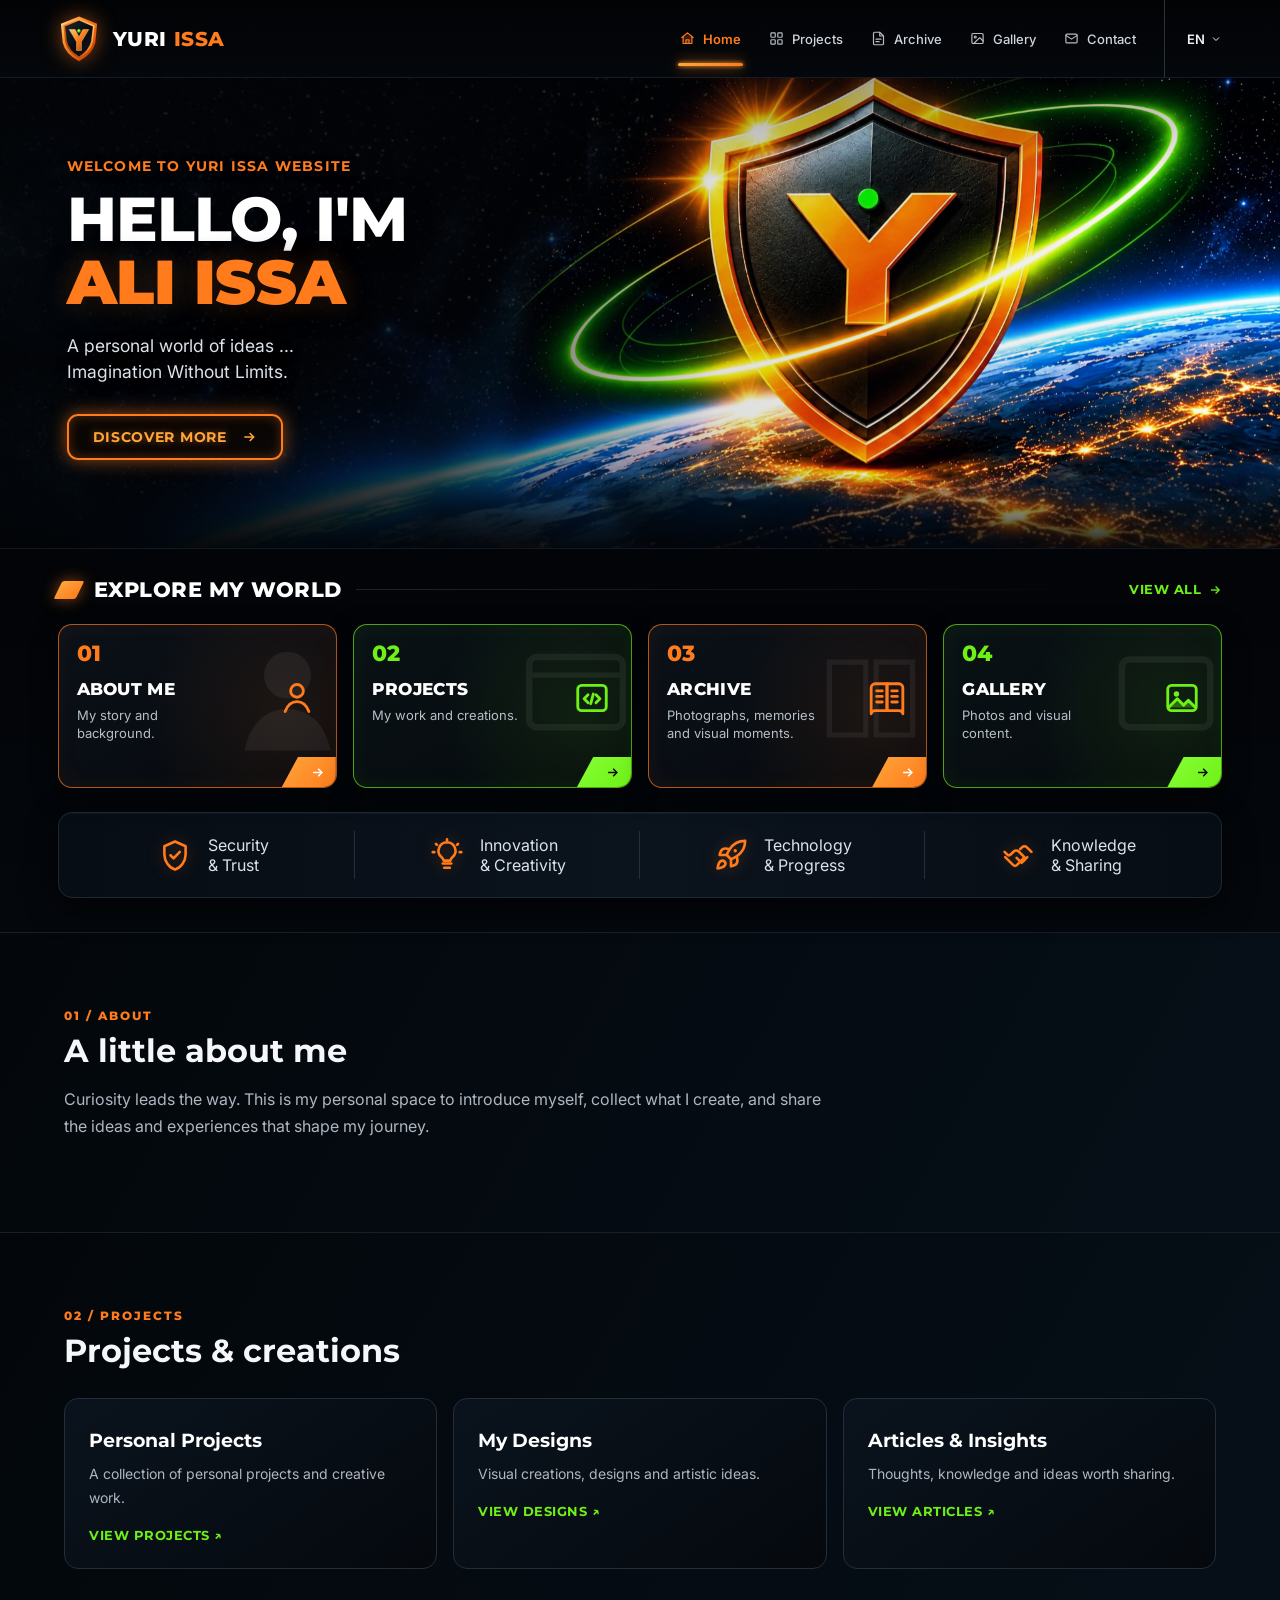
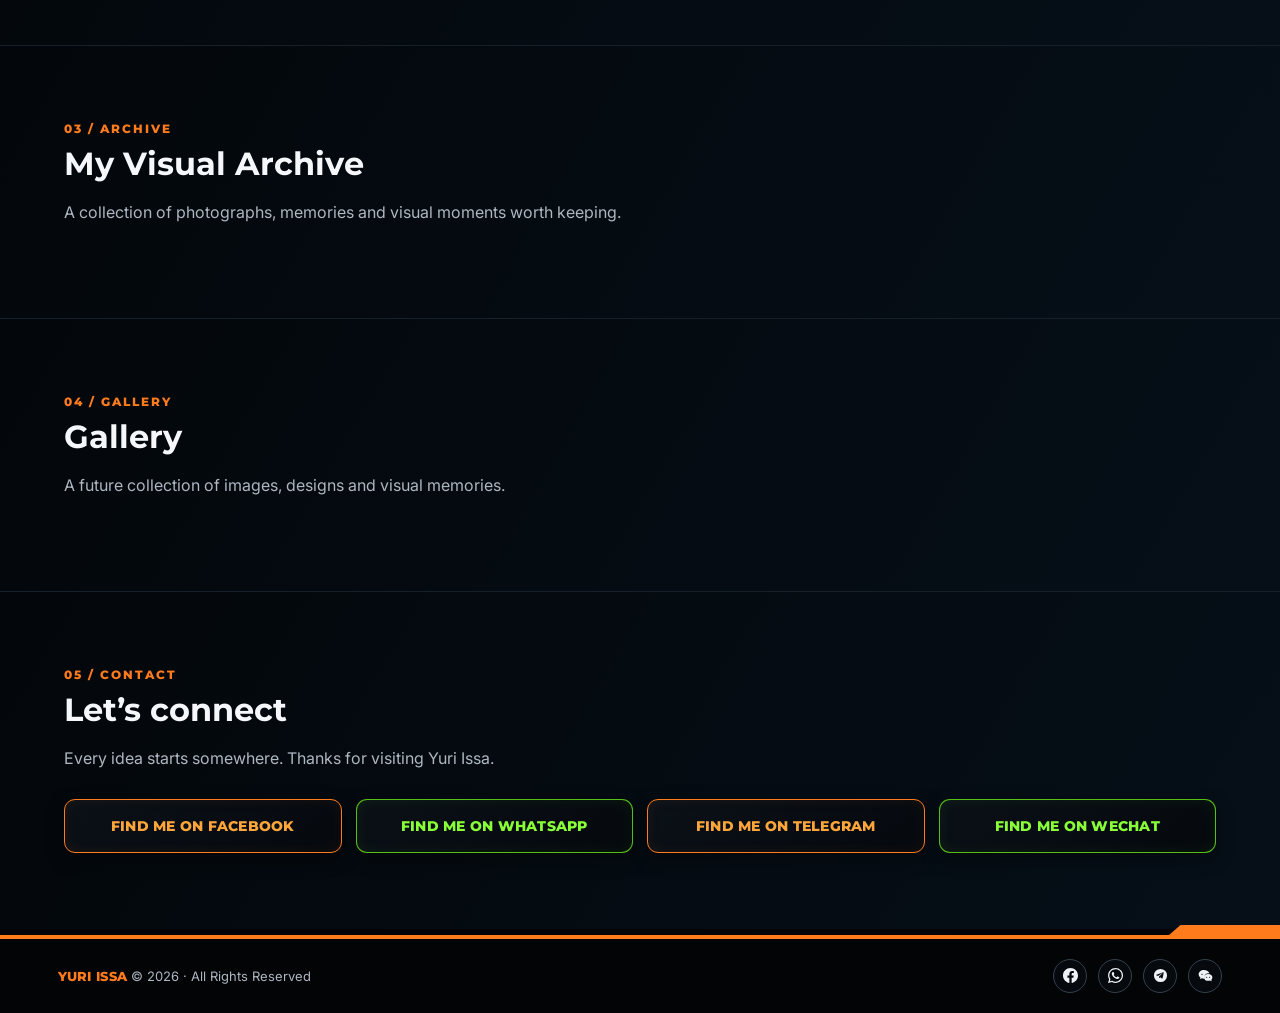
<file: index.html>
<!doctype html>
<html lang="en">
<head>
<meta charset="utf-8">
<meta name="viewport" content="width=device-width, initial-scale=1">
<meta name="theme-color" content="#03070b">
<meta name="yuriissa-api-base" content="https://yuri-issa-admin.yuri-issa37.workers.dev">
<meta name="description" content="Yuri Issa — personal space for ideas, creativity, technology and projects.">
<title>YURI ISSA — Personal Website</title>
<link rel="preconnect" href="https://fonts.googleapis.com">
<link rel="preconnect" href="https://fonts.gstatic.com" crossorigin>
<link href="https://fonts.googleapis.com/css2?family=Inter:wght@400;500;600;700&family=Montserrat:wght@600;700;800;900&display=swap" rel="stylesheet">
<link rel="stylesheet" href="style.css">
</head>
<body>

<header class="site-header">
  <a class="brand" href="https://yuri-issa-admin.yuri-issa37.workers.dev/" aria-label="Yuri Issa private administration">
    <!-- Top-left metallic 3D mini shield with Y and green dot -->
    <svg class="brand-mark" viewBox="0 0 120 138" aria-hidden="true">
      <defs>
        <linearGradient id="miniMetalOuter" x1="0" y1="0" x2="1" y2="1">
          <stop offset="0%" stop-color="#ffe7ad"/>
          <stop offset="28%" stop-color="#ff992e"/>
          <stop offset="68%" stop-color="#e8580c"/>
          <stop offset="100%" stop-color="#8c2b02"/>
        </linearGradient>
        <linearGradient id="miniMetalInner" x1="1" y1="0" x2="0" y2="1">
          <stop offset="0%" stop-color="#ffd082"/>
          <stop offset="50%" stop-color="#ff7a18"/>
          <stop offset="100%" stop-color="#6e2000"/>
        </linearGradient>
        <linearGradient id="miniBg" x1="0" y1="0" x2="1" y2="1">
          <stop offset="0%" stop-color="#1e2730"/>
          <stop offset="55%" stop-color="#070a0e"/>
          <stop offset="100%" stop-color="#141b24"/>
        </linearGradient>
        <linearGradient id="miniYGrad" x1="0" y1="0" x2="1" y2="1">
          <stop offset="0%" stop-color="#ffc56e"/>
          <stop offset="45%" stop-color="#ff7e1a"/>
          <stop offset="100%" stop-color="#b83d04"/>
        </linearGradient>
        <radialGradient id="miniGreenDot" cx="38%" cy="35%" r="65%">
          <stop offset="0%" stop-color="#e0ffb8"/>
          <stop offset="45%" stop-color="#6df116"/>
          <stop offset="100%" stop-color="#247a00"/>
        </radialGradient>
      </defs>
      <path d="M60 4 L112 25 L107 79 Q99 113 60 133 Q21 113 13 79 L8 25 Z" fill="url(#miniMetalOuter)"/>
      <path d="M60 11 L105 30 L100 77 Q93 107 60 125 Q27 107 20 77 L15 30 Z" fill="url(#miniMetalInner)"/>
      <path d="M60 16 L100 33 L95 75 Q89 102 60 119 Q31 102 25 75 L20 33 Z" fill="url(#miniBg)"/>
      <path d="M32 42 L49 42 L60 63 L71 42 L88 42 L67 77 L67 102 L53 102 L53 77 Z" fill="url(#miniYGrad)" stroke="#ffd68a" stroke-width="1.3" stroke-linejoin="round"/>
      <circle cx="60" cy="46" r="5.4" fill="url(#miniGreenDot)"/>
    </svg>
    <span class="brand-name">YURI <span>ISSA.</span></span>
  </a>

  <button class="menu-toggle" aria-label="Open navigation" onclick="document.querySelector('.nav').classList.toggle('open')">☰</button>

  <nav class="nav" aria-label="Main navigation">
    <a class="active" href="#home"><svg viewBox="0 0 24 24"><path d="M3 10.5L12 3l9 7.5"/><path d="M5 9.5V20h14V9.5"/><path d="M9.5 20v-6h5v6"/></svg><span class="nav-label">Home</span></a>
    <a href="projects.html"><svg viewBox="0 0 24 24"><rect x="3" y="3" width="7" height="7" rx="1.2"/><rect x="14" y="3" width="7" height="7" rx="1.2"/><rect x="3" y="14" width="7" height="7" rx="1.2"/><rect x="14" y="14" width="7" height="7" rx="1.2"/></svg><span class="nav-label">Projects</span></a>
    <a href="#archive"><svg viewBox="0 0 24 24"><path d="M14 2H6a2 2 0 0 0-2 2v16a2 2 0 0 0 2 2h12a2 2 0 0 0 2-2V8z"/><polyline points="14 2 14 8 20 8"/><line x1="8" y1="13" x2="16" y2="13"/><line x1="8" y1="17" x2="13" y2="17"/></svg><span class="nav-label">Archive</span></a>
    <a href="#gallery"><svg viewBox="0 0 24 24"><rect x="3" y="4" width="18" height="16" rx="2"/><circle cx="8.5" cy="9.5" r="1.5"/><polyline points="21 16 15.5 10.5 6 20"/></svg><span class="nav-label">Gallery</span></a>
    <a href="#contact"><svg viewBox="0 0 24 24"><rect x="3" y="5" width="18" height="14" rx="2"/><polyline points="3 7 12 13 21 7"/></svg><span class="nav-label">Contact</span></a>
    <div class="lang-wrap">
      <button class="lang" type="button" aria-haspopup="true" aria-expanded="false" aria-label="Choose language"><span class="lang-current">EN</span><svg viewBox="0 0 24 24"><polyline points="6 9 12 15 18 9"/></svg></button>
      <div class="language-menu" hidden>
        <button type="button" data-language="en" aria-pressed="true">EN <span>English</span></button>
        <button type="button" data-language="ar" aria-pressed="false">AR <span>العربية</span></button>
      </div>
    </div>
  </nav>
</header>

<main>
<section class="hero" id="home" aria-label="Yuri Issa 3D metallic shield identity hero">
  <div class="hero-copy">
    <div class="eyebrow">WELCOME TO MY WEBSITE</div>
    <h1>HELLO, I'M <span>YURI ISSA</span></h1>
    <p>A personal space for ideas, creativity, technology and projects.</p>
    <a class="glow-btn" href="#about">
      DISCOVER MORE
      <svg viewBox="0 0 24 24"><line x1="5" y1="12" x2="19" y2="12"/><polyline points="13 6 19 12 13 18"/></svg>
    </a>
  </div>
  <div class="hero-art-spacer" aria-hidden="true"></div>
</section>

<section class="explore" id="explore">
  <div class="section-heading">
    <span class="slash"></span>
    <h2>EXPLORE MY WORLD</h2>
    <span class="heading-line"></span>
    <a class="view-all" href="#about">
      VIEW ALL
      <svg viewBox="0 0 24 24"><line x1="5" y1="12" x2="19" y2="12"/><polyline points="13 6 19 12 13 18"/></svg>
    </a>
  </div>

  <div class="feature-grid">
    <!-- Card 01 -->
    <a class="feature" href="#about">
      <svg class="card-bg-decor" viewBox="0 0 100 100"><circle cx="55" cy="34" r="18" fill="currentColor"/><path d="M22 92c4-22 18-32 33-32s29 10 33 32" fill="currentColor"/></svg>
      <div class="num">01</div>
      <h3>ABOUT ME</h3>
      <p>My story and background.</p>
      <span class="feature-icon">
        <svg viewBox="0 0 24 24"><circle cx="12" cy="7.5" r="4"/><path d="M4.5 20.5c1.6-4.2 4.4-6.2 7.5-6.2s5.9 2 7.5 6.2"/></svg>
      </span>
      <span class="corner">
        <svg viewBox="0 0 24 24"><line x1="5" y1="12" x2="19" y2="12"/><polyline points="13 6 19 12 13 18"/></svg>
      </span>
    </a>

    <!-- Card 02 -->
    <a class="feature green" href="#projects">
      <svg class="card-bg-decor" viewBox="0 0 100 100"><rect x="14" y="20" width="72" height="54" rx="6" stroke="currentColor" stroke-width="5" fill="none"/><line x1="14" y1="34" x2="86" y2="34" stroke="currentColor" stroke-width="4"/></svg>
      <div class="num">02</div>
      <h3>PROJECTS</h3>
      <p>My work and creations.</p>
      <span class="feature-icon">
        <svg viewBox="0 0 24 24"><rect x="3" y="4" width="18" height="16" rx="2.5"/><polyline points="9.5 10 7 12.5 9.5 15"/><polyline points="14.5 10 17 12.5 14.5 15"/><line x1="12.8" y1="9.5" x2="11.2" y2="15.5"/></svg>
      </span>
      <span class="corner">
        <svg viewBox="0 0 24 24"><line x1="5" y1="12" x2="19" y2="12"/><polyline points="13 6 19 12 13 18"/></svg>
      </span>
    </a>

    <!-- Card 03 -->
    <a class="feature" href="#archive">
      <svg class="card-bg-decor" viewBox="0 0 100 100"><path d="M18 24h28v56H18zM54 24h28v56H54z" stroke="currentColor" stroke-width="4" fill="none"/></svg>
      <div class="num">03</div>
      <h3>ARCHIVE</h3>
      <p>Photographs, memories and visual moments.</p>
      <span class="feature-icon">
        <svg viewBox="0 0 24 24"><path d="M2 5.5A2.5 2.5 0 0 1 4.5 3H12v17H4.5A2.5 2.5 0 0 0 2 22V5.5z"/><path d="M22 5.5A2.5 2.5 0 0 0 19.5 3H12v17h7.5a2.5 2.5 0 0 1 2.5 2V5.5z"/><line x1="5.5" y1="7.5" x2="9" y2="7.5"/><line x1="5.5" y1="11" x2="9" y2="11"/><line x1="5.5" y1="14.5" x2="9" y2="14.5"/><line x1="15" y1="7.5" x2="18.5" y2="7.5"/><line x1="15" y1="11" x2="18.5" y2="11"/><line x1="15" y1="14.5" x2="18.5" y2="14.5"/></svg>
      </span>
      <span class="corner">
        <svg viewBox="0 0 24 24"><line x1="5" y1="12" x2="19" y2="12"/><polyline points="13 6 19 12 13 18"/></svg>
      </span>
    </a>

    <!-- Card 04 -->
    <a class="feature green" href="#gallery">
      <svg class="card-bg-decor" viewBox="0 0 100 100"><rect x="16" y="22" width="68" height="52" rx="6" stroke="currentColor" stroke-width="5" fill="none"/></svg>
      <div class="num">04</div>
      <h3>GALLERY</h3>
      <p>Photos and visual content.</p>
      <span class="feature-icon">
        <svg viewBox="0 0 24 24"><rect x="3" y="4" width="18" height="16" rx="2.5"/><circle cx="8.5" cy="9.5" r="1.7" fill="currentColor" stroke="none"/><path d="M3.5 18l5.5-5.5 4 4 3-3 4.5 4.5" fill="currentColor" opacity="0.35" stroke="none"/><polyline points="3.5 18 9 12.5 13 16.5 16 13.5 20.5 18"/></svg>
      </span>
      <span class="corner">
        <svg viewBox="0 0 24 24"><line x1="5" y1="12" x2="19" y2="12"/><polyline points="13 6 19 12 13 18"/></svg>
      </span>
    </a>
  </div>

  <!-- 4 Values Bar -->
  <div class="values">
    <div class="value" role="button" tabindex="0" aria-controls="valuePopover" aria-expanded="false" data-value="security">
      <span class="value-icon">
        <svg viewBox="0 0 24 24"><path d="M12 2.5L4.5 5.8v5.7c0 4.9 3.2 9.4 7.5 10.8 4.3-1.4 7.5-5.9 7.5-10.8V5.8L12 2.5z"/><polyline points="8.8 12.2 11 14.4 15.4 9.8"/></svg>
      </span>
      <span>Security<br>&amp; Trust</span>
    </div>
    <div class="value" role="button" tabindex="0" aria-controls="valuePopover" aria-expanded="false" data-value="innovation">
      <span class="value-icon">
        <svg viewBox="0 0 24 24"><path d="M9 18h6"/><path d="M10 21h4"/><path d="M12 3a6 6 0 0 0-3.8 10.6c.7.6 1.3 1.5 1.5 2.4h4.6c.2-.9.8-1.8 1.5-2.4A6 6 0 0 0 12 3z"/><line x1="12" y1="1" x2="12" y2="1.5"/><line x1="4.2" y1="4.2" x2="4.9" y2="4.9"/><line x1="19.8" y1="4.2" x2="19.1" y2="4.9"/><line x1="2" y1="10" x2="3" y2="10"/><line x1="21" y1="10" x2="22" y2="10"/></svg>
      </span>
      <span>Innovation<br>&amp; Creativity</span>
    </div>
    <div class="value" role="button" tabindex="0" aria-controls="valuePopover" aria-expanded="false" data-value="technology">
      <span class="value-icon">
        <svg viewBox="0 0 24 24"><path d="M4.5 16.5c-1.5 1.26-2 5-2 5s3.74-.5 5-2c.71-.84.7-2.13-.09-2.91a2.18 2.18 0 0 0-2.91-.09z"/><path d="M12 15l-3-3a22 22 0 0 1 2-3.95A12.88 12.88 0 0 1 22 2c0 2.72-.78 7.5-6 11a22.35 22.35 0 0 1-4 2z"/><path d="M9 12H4s.55-3.03 2-4c1.62-1.08 5 0 5 0"/><path d="M12 15v5s3.03-.55 4-2c1.08-1.62 0-5 0-5"/><circle cx="15" cy="9" r="1.2" fill="currentColor" stroke="none"/></svg>
      </span>
      <span>Technology<br>&amp; Progress</span>
    </div>
    <div class="value" role="button" tabindex="0" aria-controls="valuePopover" aria-expanded="false" data-value="knowledge">
      <span class="value-icon">
        <svg viewBox="0 0 24 24"><path d="M11 14l2 2a2.1 2.1 0 0 0 3-3l-3.5-3.5a2.5 2.5 0 0 0-3.5 0L7 11.5a2 2 0 0 1-2.8 0L2.5 9.8"/><path d="M21.5 9.8l-3.2-3.2a2.5 2.5 0 0 0-3.5 0l-1.3 1.3"/><path d="M3 13.5l5.5 5.5a2 2 0 0 0 2.8 0l5.2-5.2"/><path d="M14.5 17.5l2-2"/><path d="M16.5 15.5l2-2"/></svg>
      </span>
      <span>Knowledge<br>&amp; Sharing</span>
    </div>
  </div>
  <div class="value-popover" id="valuePopover" hidden role="dialog" aria-labelledby="valuePopoverTitle" aria-describedby="valuePopoverText">
    <div class="value-popover-accent" aria-hidden="true"></div>
    <div class="value-popover-copy">
      <div class="value-popover-kicker">YURI ISSA · CORE VALUES</div>
      <h3 id="valuePopoverTitle"></h3>
      <p id="valuePopoverText"></p>
    </div>
    <button class="value-popover-close" type="button" aria-label="Close">×</button>
  </div>
</section>

<section class="content-section" id="about">
  <div class="kicker">01 / ABOUT</div>
  <h2>A little about me</h2>
  <p>Curiosity leads the way. This is my personal space to introduce myself, collect what I create, and share the ideas and experiences that shape my journey.</p>
</section>

<section class="content-section" id="projects">
  <div class="kicker">02 / PROJECTS</div>
  <h2>Projects &amp; creations</h2>
  <div class="cards">
    <article class="info-card">
      <h3>WorkTime</h3>
      <p>A personal work-hours and overtime tracking project.</p>
      <a class="view-all" href="projects.html">VIEW PROJECT ↗</a>
    </article>
    <article class="info-card">
      <h3>Experiments</h3>
      <p>A space for small tools, prototypes and ideas in progress.</p>
      <a class="view-all" href="designs.html">VIEW DESIGNS ↗</a>
    </article>
    <article class="info-card">
      <h3>Future projects</h3>
      <p>New concepts and creations will be collected here.</p>
      <a class="view-all" href="articles.html">READ ARTICLES ↗</a>
    </article>
  </div>
</section>

<section class="content-section" id="published-articles" hidden>
  <div class="kicker">06 / ARTICLES</div>
  <h2>Published Articles</h2>
  <div class="cards"></div>
</section>

<section class="content-section" id="archive">
  <div class="kicker">03 / ARCHIVE</div>
  <h2>My Visual Archive</h2>
  <p>A collection of photographs, memories and visual moments worth keeping.</p>
</section>

<section class="content-section" id="gallery">
  <div class="kicker">04 / GALLERY</div>
  <h2>Gallery</h2>
  <p>A future collection of images, designs and visual memories.</p>
</section>

<section class="content-section" id="contact">
  <div class="kicker">05 / CONTACT</div>
  <h2>Let’s connect</h2>
  <p>Every idea starts somewhere. Thanks for visiting Yuri Issa.</p>
  <div class="contact-links" aria-label="Social contact links">
    <a class="contact-link contact-link-orange" href="https://www.facebook.com/share/1JthXieUPX/" target="_blank" rel="noopener noreferrer">FIND ME ON FACEBOOK</a>
    <a class="contact-link contact-link-green" href="https://wa.me/963932971478" target="_blank" rel="noopener noreferrer">FIND ME ON WHATSAPP</a>
    <a class="contact-link contact-link-orange" href="https://t.me/Yuriissa" target="_blank" rel="noopener noreferrer">FIND ME ON TELEGRAM</a>
    <button class="contact-link contact-link-green" type="button" data-open-wechat>FIND ME ON WECHAT</button>
  </div>
</section>
</main>


<div class="wechat-modal" id="wechatModal" hidden>
  <div class="wechat-modal-backdrop" data-close-wechat></div>
  <section class="wechat-modal-card" role="dialog" aria-modal="true" aria-labelledby="wechatModalTitle">
    <h2 id="wechatModalTitle">WECHAT</h2>
    <div class="wechat-id-box" aria-label="WeChat ID">Yuri-Issa</div>
    <div class="wechat-modal-actions">
      <button class="wechat-copy-button" type="button" id="copyWechatId">COPY ID</button>
      <button class="wechat-close-button" type="button" data-close-wechat>CLOSE</button>
    </div>
  </section>
</div>

<div class="footer-divider" aria-hidden="true"></div>
<footer class="site-footer">
  <div><span class="footer-brand">YURI ISSA.</span> © 2026&nbsp; · &nbsp;All Rights Reserved</div>
  <div class="socials">
    <a href="https://www.facebook.com/share/1JthXieUPX/" target="_blank" rel="noopener noreferrer" aria-label="Facebook">
      <svg viewBox="0 0 24 24"><path d="M24 12.073C24 5.405 18.627 0 12 0S0 5.405 0 12.073c0 6.019 4.388 11.01 10.125 11.927v-8.437H7.078v-3.49h3.047V9.41c0-3.02 1.792-4.69 4.533-4.69 1.312 0 2.686.236 2.686.236v2.953h-1.513c-1.491 0-1.956.931-1.956 1.886v2.278h3.328l-.532 3.49h-2.796V24C19.612 23.083 24 18.092 24 12.073z"/></svg>
    </a>
    <a href="https://wa.me/963932971478" target="_blank" rel="noopener noreferrer" aria-label="WhatsApp">
      <svg viewBox="0 0 24 24"><path d="M20.52 3.48A11.86 11.86 0 0 0 12.08 0C5.5 0 .15 5.35.15 11.93c0 2.1.55 4.15 1.6 5.96L.05 24l6.27-1.64a11.9 11.9 0 0 0 5.75 1.46h.01c6.58 0 11.93-5.35 11.93-11.93 0-3.19-1.24-6.19-3.49-8.41zM12.08 21.8h-.01a9.9 9.9 0 0 1-5.04-1.38l-.36-.21-3.72.97.99-3.63-.23-.37a9.88 9.88 0 0 1-1.52-5.25c0-5.46 4.45-9.91 9.9-9.91 2.65 0 5.14 1.03 7.01 2.9a9.84 9.84 0 0 1 2.9 7.01c0 5.46-4.45 9.87-9.92 9.87zm5.44-7.41c-.3-.15-1.77-.87-2.05-.97-.27-.1-.47-.15-.67.15-.2.3-.77.97-.95 1.17-.17.2-.35.22-.65.07-.3-.15-1.25-.46-2.38-1.47-.88-.78-1.47-1.75-1.64-2.05-.17-.3-.02-.46.13-.61.13-.13.3-.35.45-.52.15-.17.2-.3.3-.5.1-.2.05-.37-.02-.52-.08-.15-.67-1.62-.92-2.22-.24-.58-.49-.5-.67-.51h-.57c-.2 0-.52.07-.79.37-.27.3-1.04 1.02-1.04 2.49s1.07 2.89 1.22 3.09c.15.2 2.1 3.2 5.08 4.49.71.31 1.27.5 1.7.64.71.23 1.36.2 1.87.12.57-.08 1.77-.72 2.02-1.42.25-.7.25-1.3.17-1.42-.07-.12-.27-.2-.57-.35z"/></svg>
    </a>
    <a href="https://t.me/Yuriissa" target="_blank" rel="noopener noreferrer" aria-label="Telegram">
      <svg viewBox="0 0 24 24"><path d="M12 1.5a10.5 10.5 0 1 0 0 21 10.5 10.5 0 0 0 0-21zm5.1 6.2-1.8 8.6c-.13.62-.5.77-1.02.48l-2.82-2.08-1.36 1.31c-.15.15-.27.27-.56.27l.2-2.87 5.23-4.73c.23-.2-.05-.32-.34-.11l-6.46 4.07-2.78-.87c-.61-.19-.62-.61.13-.9l10.87-4.19c.5-.18.95.12.71 1.02z"/></svg>
    </a>
    <a href="#contact" aria-label="WeChat" data-open-wechat>
      <svg viewBox="0 0 24 24"><path d="M9.5 3C4.81 3 1 6.13 1 10c0 2.13 1.18 4.03 3.04 5.28L3.2 18l3.02-1.5c1.02.32 2.12.5 3.28.5h.38a6.1 6.1 0 0 1-.38-2.1c0-3.53 3.42-6.4 7.64-6.4.38 0 .75.02 1.11.07C17.52 5.43 13.9 3 9.5 3zm-3.1 8.1a1.05 1.05 0 1 1 0-2.1 1.05 1.05 0 0 1 0 2.1zm6.2 0a1.05 1.05 0 1 1 0-2.1 1.05 1.05 0 0 1 0 2.1zM23 15c0-3.04-3.02-5.5-6.75-5.5S9.5 11.96 9.5 15s3.02 5.5 6.75 5.5c.91 0 1.78-.15 2.57-.43L22 21l-.7-2.1C22.35 17.9 23 16.53 23 15zm-9.1.8a.9.9 0 1 1 0-1.8.9.9 0 0 1 0 1.8zm4.7 0a.9.9 0 1 1 0-1.8.9.9 0 0 1 0 1.8z"/></svg>
    </a>
  </div>
</footer>

<script>
document.querySelectorAll('.nav a').forEach(a=>a.addEventListener('click',()=>document.querySelector('.nav').classList.remove('open')));
</script>

<script>
(() => {
  const modal = document.getElementById('wechatModal');
  const copyButton = document.getElementById('copyWechatId');
  if (!modal || !copyButton) return;
  const id = 'Yuri-Issa';
  let previousFocus = null;
  const labels = () => document.documentElement.lang === 'ar'
    ? { title: 'وي تشات', copy: 'نسخ المعرّف', close: 'إغلاق', copied: 'تم النسخ' }
    : { title: 'WECHAT', copy: 'COPY ID', close: 'CLOSE', copied: 'COPIED' };
  const syncLanguage = () => {
    const t = labels();
    document.getElementById('wechatModalTitle').textContent = t.title;
    copyButton.textContent = t.copy;
    modal.querySelector('.wechat-close-button').textContent = t.close;
  };
  const openModal = event => {
    event.preventDefault();
    previousFocus = event.currentTarget;
    syncLanguage();
    modal.hidden = false;
    document.body.classList.add('wechat-modal-open');
    copyButton.focus();
  };
  const closeModal = () => {
    modal.hidden = true;
    document.body.classList.remove('wechat-modal-open');
    if (previousFocus) previousFocus.focus();
  };
  const fallbackCopy = () => {
    const field = document.createElement('textarea');
    field.value = id;
    field.setAttribute('readonly', '');
    field.style.position = 'fixed';
    field.style.opacity = '0';
    document.body.appendChild(field);
    field.select();
    let copied = false;
    try { copied = document.execCommand('copy'); } catch (error) {}
    field.remove();
    return copied;
  };
  document.querySelectorAll('[data-open-wechat]').forEach(button => button.addEventListener('click', openModal));
  modal.querySelectorAll('[data-close-wechat]').forEach(button => button.addEventListener('click', closeModal));
  document.addEventListener('keydown', event => {
    if (event.key === 'Escape' && !modal.hidden) closeModal();
  });
  copyButton.addEventListener('click', async () => {
    let copied = false;
    try {
      if (navigator.clipboard && window.isSecureContext) {
        await navigator.clipboard.writeText(id);
        copied = true;
      }
    } catch (error) {}
    if (!copied) copied = fallbackCopy();
    if (copied) {
      copyButton.textContent = labels().copied;
      window.setTimeout(() => { if (!modal.hidden) copyButton.textContent = labels().copy; }, 1600);
    }
  });
})();
</script>

<script>
(() => {
  const values = [...document.querySelectorAll('.values .value[data-value]')];
  const popover = document.getElementById('valuePopover');
  if (!values.length || !popover) return;
  const title = document.getElementById('valuePopoverTitle');
  const description = document.getElementById('valuePopoverText');
  const closeButton = popover.querySelector('.value-popover-close');
  const copy = {
    en: {
      security: ['Security & Trust', 'A personal space that respects privacy and values trust as the foundation of every meaningful digital connection.'],
      innovation: ['Innovation & Creativity', 'New ideas are more than passing thoughts. They become experiments, designs and creative work shaped by curiosity.'],
      technology: ['Technology & Progress', 'A continuing interest in digital tools and technology, with a belief in learning, exploring and moving forward.'],
      knowledge: ['Knowledge & Sharing', 'Knowledge becomes more valuable when we learn from it, exchange ideas and share what we discover.']
    },
    ar: {
      security: ['الأمان والثقة', 'مساحة شخصية تحترم الخصوصية، وتؤمن بأن الثقة هي أساس كل حضور رقمي وعلاقة ناجحة.'],
      innovation: ['الابتكار والإبداع', 'الأفكار الجديدة ليست مجرد خواطر عابرة؛ بل تتحول إلى تجارب وتصميمات وأعمال إبداعية يقودها الفضول.'],
      technology: ['التكنولوجيا والتقدم', 'اهتمام مستمر بالأدوات الرقمية والتكنولوجيا، وإيمان بأن التعلم والاستكشاف طريق دائم نحو التطور.'],
      knowledge: ['المعرفة والمشاركة', 'تزداد المعرفة قيمة عندما نتعلم منها، ونتبادل الأفكار، ونشارك الآخرين ما نكتشفه.']
    }
  };
  let active = null;
  let previousFocus = null;
  const isArabic = () => document.documentElement.lang === 'ar';
  const close = () => {
    if (popover.hidden) return;
    popover.hidden = true;
    if (active) active.setAttribute('aria-expanded', 'false');
    const restore = previousFocus;
    active = null;
    previousFocus = null;
    if (restore) restore.focus({ preventScroll: true });
  };
  const position = () => {
    if (!active || popover.hidden) return;
    const anchor = active.getBoundingClientRect();
    const width = popover.offsetWidth;
    const height = popover.offsetHeight;
    const margin = 16;
    const left = Math.max(margin, Math.min(window.innerWidth - width - margin, anchor.left + anchor.width / 2 - width / 2));
    let top = anchor.bottom + 14;
    if (top + height > window.innerHeight - margin) top = anchor.top - height - 14;
    top = Math.max(margin, Math.min(window.innerHeight - height - margin, top));
    popover.style.left = left + 'px';
    popover.style.top = top + 'px';
    popover.style.setProperty('--value-arrow-left', Math.max(22, Math.min(width - 34, anchor.left + anchor.width / 2 - left)) + 'px');
    popover.classList.toggle('opens-up', top < anchor.top);
  };
  const open = item => {
    const lang = isArabic() ? 'ar' : 'en';
    const words = copy[lang][item.dataset.value];
    if (!words) return;
    if (active === item && !popover.hidden) { close(); return; }
    if (active) active.setAttribute('aria-expanded', 'false');
    active = item;
    previousFocus = item;
    title.textContent = words[0];
    description.textContent = words[1];
    closeButton.setAttribute('aria-label', lang === 'ar' ? 'إغلاق' : 'Close');
    popover.querySelector('.value-popover-kicker').textContent = lang === 'ar' ? 'YURI ISSA · القيم الأساسية' : 'YURI ISSA · CORE VALUES';
    popover.hidden = false;
    item.setAttribute('aria-expanded', 'true');
    position();
    closeButton.focus({ preventScroll: true });
  };
  values.forEach(item => {
    item.addEventListener('click', () => open(item));
    item.addEventListener('keydown', event => {
      if (event.key === 'Enter' || event.key === ' ') {
        event.preventDefault();
        open(item);
      }
    });
  });
  closeButton.addEventListener('click', close);
  document.addEventListener('pointerdown', event => {
    if (!popover.hidden && !popover.contains(event.target) && !event.target.closest('.value[data-value]')) close();
  });
  document.addEventListener('keydown', event => {
    if (event.key === 'Escape' && !popover.hidden) close();
  });
  window.addEventListener('resize', position);
  window.addEventListener('scroll', () => { if (!popover.hidden) close(); }, true);
})();
</script>

<script src="content.js"></script>
<script src="public-content.js" defer></script>
<script src="language.js"></script>
</body>
</html>
</file>
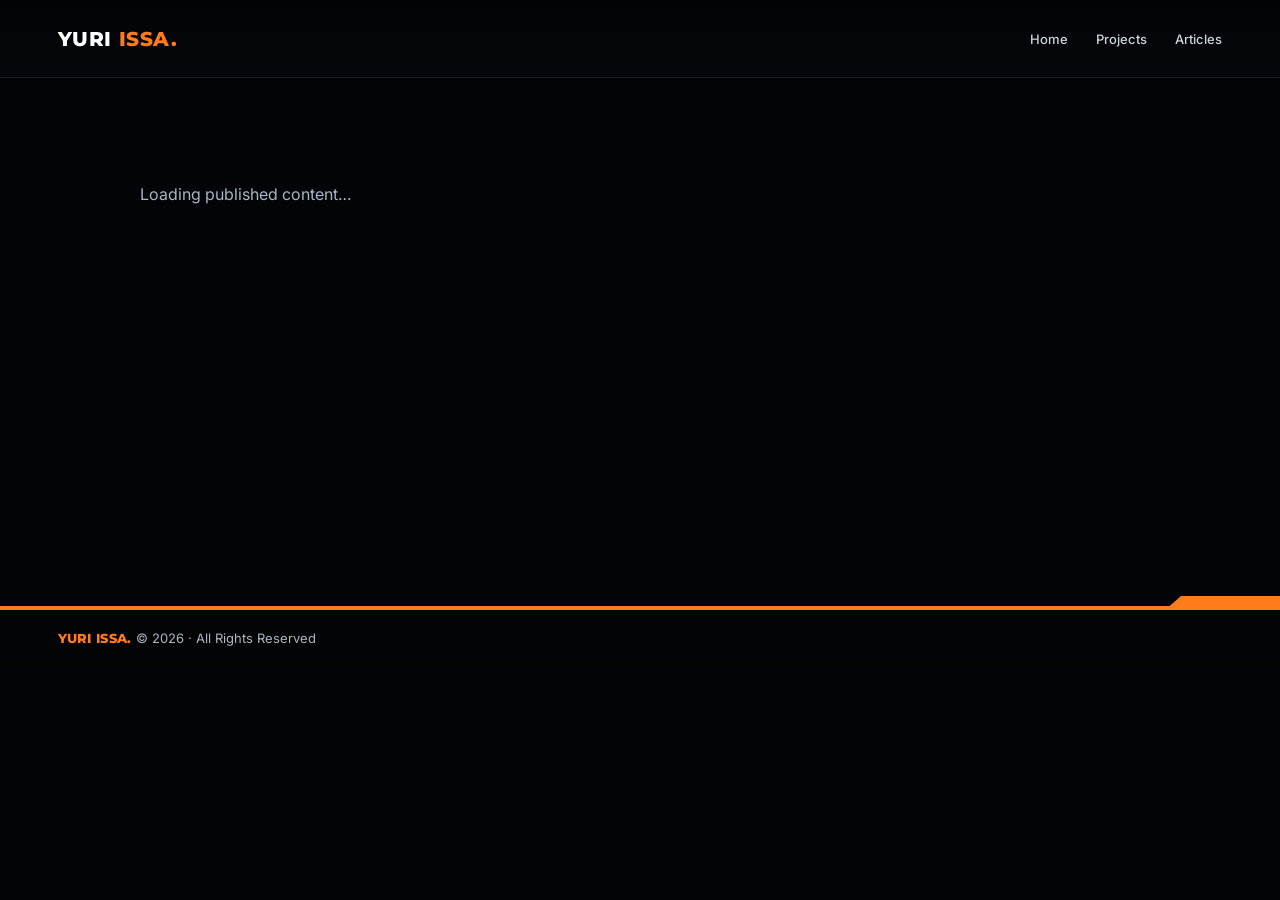
<file: article.html>
<!doctype html>
<html lang="en">
<head>
<meta charset="utf-8">
<meta name="viewport" content="width=device-width, initial-scale=1">
<meta name="theme-color" content="#03070b">
<meta name="yuriissa-api-base" content="https://yuri-issa-admin.yuri-issa37.workers.dev">
<meta name="description" content="Published content from YURI ISSA.">
<title>Published Content — YURI ISSA</title>
<link rel="preconnect" href="https://fonts.googleapis.com">
<link rel="preconnect" href="https://fonts.gstatic.com" crossorigin>
<link href="https://fonts.googleapis.com/css2?family=Inter:wght@400;500;600;700&family=Montserrat:wght@600;700;800;900&display=swap" rel="stylesheet">
<link rel="stylesheet" href="style.css">
</head>
<body>
<header class="site-header">
  <a class="brand" href="index.html" aria-label="YURI ISSA home"><span class="brand-name">YURI <span>ISSA.</span></span></a>
  <nav class="nav" aria-label="Main navigation">
    <a href="index.html">Home</a><a href="projects.html">Projects</a><a href="index.html#published-articles">Articles</a>
  </nav>
</header>
<main class="page-main">
  <section class="page-intro" data-public-article aria-live="polite"><p>Loading published content…</p></section>
</main>
<div class="footer-divider" aria-hidden="true"></div>
<footer class="site-footer"><div><span class="footer-brand">YURI ISSA.</span> © 2026 · All Rights Reserved</div></footer>
<script src="public-content.js" defer></script>
</body>
</html>
</file>
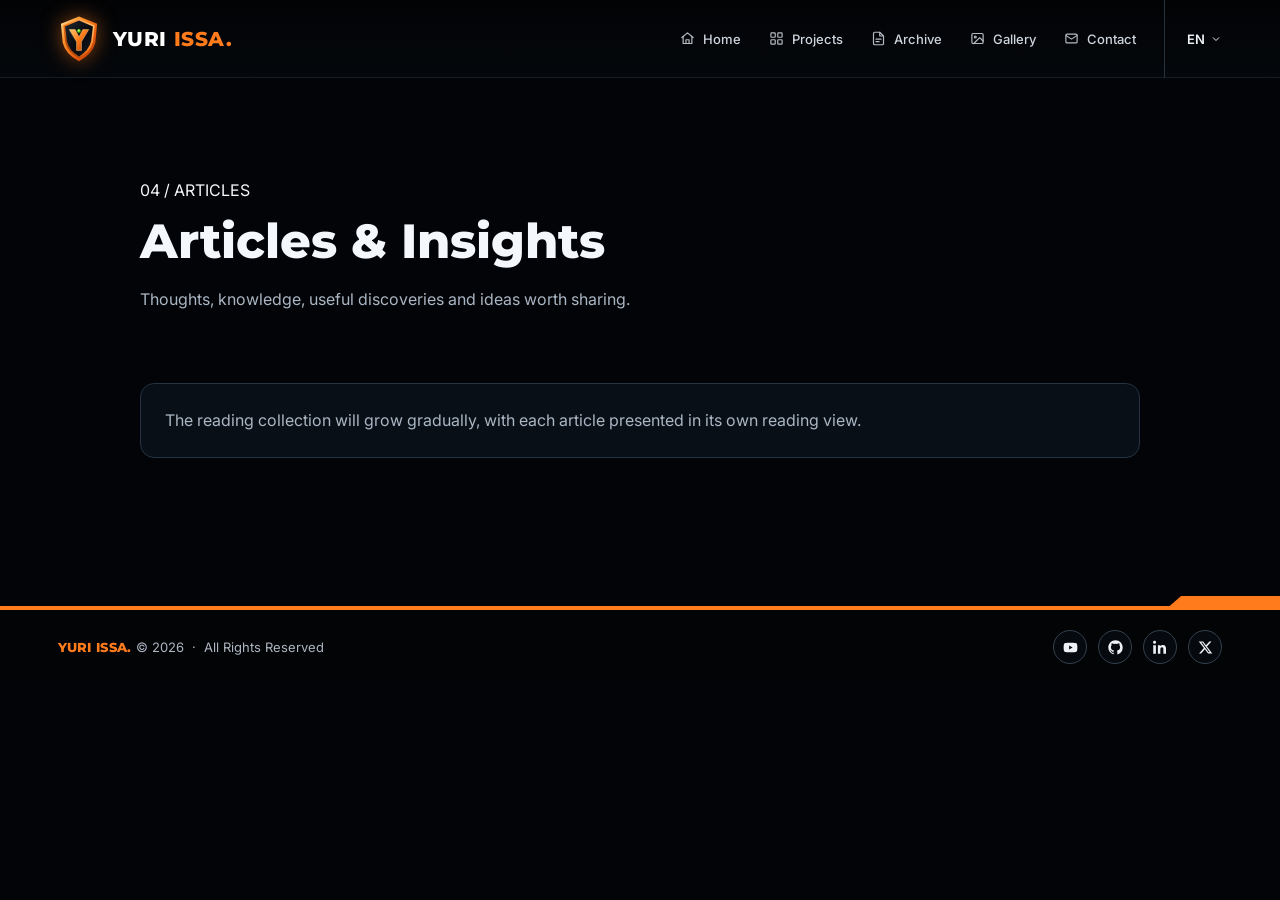
<file: articles.html>
<!doctype html>
<html lang="en">
<head>
<meta charset="utf-8">
<meta name="viewport" content="width=device-width, initial-scale=1">
<meta name="theme-color" content="#03070b">
<meta name="description" content="Thoughts, knowledge and ideas worth sharing by Yuri Issa.">
<title>Articles & Insights — YURI ISSA</title>
<link rel="preconnect" href="https://fonts.googleapis.com">
<link rel="preconnect" href="https://fonts.gstatic.com" crossorigin>
<link href="https://fonts.googleapis.com/css2?family=Inter:wght@400;500;600;700&family=Montserrat:wght@600;700;800;900&display=swap" rel="stylesheet">
<link rel="stylesheet" href="style.css">
</head>
<body>
<header class="site-header">
  <a class="brand" href="https://yuri-issa-admin.yuri-issa37.workers.dev/" aria-label="Yuri Issa private administration">
    <!-- Top-left metallic 3D mini shield with Y and green dot -->
    <svg class="brand-mark" viewBox="0 0 120 138" aria-hidden="true">
      <defs>
        <linearGradient id="miniMetalOuter" x1="0" y1="0" x2="1" y2="1">
          <stop offset="0%" stop-color="#ffe7ad"/>
          <stop offset="28%" stop-color="#ff992e"/>
          <stop offset="68%" stop-color="#e8580c"/>
          <stop offset="100%" stop-color="#8c2b02"/>
        </linearGradient>
        <linearGradient id="miniMetalInner" x1="1" y1="0" x2="0" y2="1">
          <stop offset="0%" stop-color="#ffd082"/>
          <stop offset="50%" stop-color="#ff7a18"/>
          <stop offset="100%" stop-color="#6e2000"/>
        </linearGradient>
        <linearGradient id="miniBg" x1="0" y1="0" x2="1" y2="1">
          <stop offset="0%" stop-color="#1e2730"/>
          <stop offset="55%" stop-color="#070a0e"/>
          <stop offset="100%" stop-color="#141b24"/>
        </linearGradient>
        <linearGradient id="miniYGrad" x1="0" y1="0" x2="1" y2="1">
          <stop offset="0%" stop-color="#ffc56e"/>
          <stop offset="45%" stop-color="#ff7e1a"/>
          <stop offset="100%" stop-color="#b83d04"/>
        </linearGradient>
        <radialGradient id="miniGreenDot" cx="38%" cy="35%" r="65%">
          <stop offset="0%" stop-color="#e0ffb8"/>
          <stop offset="45%" stop-color="#6df116"/>
          <stop offset="100%" stop-color="#247a00"/>
        </radialGradient>
      </defs>
      <path d="M60 4 L112 25 L107 79 Q99 113 60 133 Q21 113 13 79 L8 25 Z" fill="url(#miniMetalOuter)"/>
      <path d="M60 11 L105 30 L100 77 Q93 107 60 125 Q27 107 20 77 L15 30 Z" fill="url(#miniMetalInner)"/>
      <path d="M60 16 L100 33 L95 75 Q89 102 60 119 Q31 102 25 75 L20 33 Z" fill="url(#miniBg)"/>
      <path d="M32 42 L49 42 L60 63 L71 42 L88 42 L67 77 L67 102 L53 102 L53 77 Z" fill="url(#miniYGrad)" stroke="#ffd68a" stroke-width="1.3" stroke-linejoin="round"/>
      <circle cx="60" cy="46" r="5.4" fill="url(#miniGreenDot)"/>
    </svg>
    <span class="brand-name">YURI <span>ISSA.</span></span>
  </a>

  <button class="menu-toggle" aria-label="Open navigation" onclick="document.querySelector('.nav').classList.toggle('open')">☰</button>

  <nav class="nav" aria-label="Main navigation">
    <a href="index.html#home"><svg viewBox="0 0 24 24"><path d="M3 10.5L12 3l9 7.5"/><path d="M5 9.5V20h14V9.5"/><path d="M9.5 20v-6h5v6"/></svg><span class="nav-label">Home</span></a>
    <a href="projects.html"><svg viewBox="0 0 24 24"><rect x="3" y="3" width="7" height="7" rx="1.2"/><rect x="14" y="3" width="7" height="7" rx="1.2"/><rect x="3" y="14" width="7" height="7" rx="1.2"/><rect x="14" y="14" width="7" height="7" rx="1.2"/></svg><span class="nav-label">Projects</span></a>
    <a href="index.html#archive"><svg viewBox="0 0 24 24"><path d="M14 2H6a2 2 0 0 0-2 2v16a2 2 0 0 0 2 2h12a2 2 0 0 0 2-2V8z"/><polyline points="14 2 14 8 20 8"/><line x1="8" y1="13" x2="16" y2="13"/><line x1="8" y1="17" x2="13" y2="17"/></svg><span class="nav-label">Archive</span></a>
    <a href="designs.html"><svg viewBox="0 0 24 24"><rect x="3" y="4" width="18" height="16" rx="2"/><circle cx="8.5" cy="9.5" r="1.5"/><polyline points="21 16 15.5 10.5 6 20"/></svg><span class="nav-label">Gallery</span></a>
    <a href="index.html#contact"><svg viewBox="0 0 24 24"><rect x="3" y="5" width="18" height="14" rx="2"/><polyline points="3 7 12 13 21 7"/></svg><span class="nav-label">Contact</span></a>
    <div class="lang-wrap">
      <button class="lang" type="button" aria-haspopup="true" aria-expanded="false" aria-label="Choose language"><span class="lang-current">EN</span><svg viewBox="0 0 24 24"><polyline points="6 9 12 15 18 9"/></svg></button>
      <div class="language-menu" hidden>
        <button type="button" data-language="en" aria-pressed="true">EN <span>English</span></button>
        <button type="button" data-language="ar" aria-pressed="false">AR <span>العربية</span></button>
      </div>
    </div>
  </nav>
</header>
<main class="page-main">

<section class="page-intro">
  <div class="kicker">04 / ARTICLES</div>
  <h1>Articles &amp; Insights</h1>
  <p>Thoughts, knowledge, useful discoveries and ideas worth sharing.</p>
</section>
<section class="page-content">
  <div class="page-note">The reading collection will grow gradually, with each article presented in its own reading view.</div>
</section>

</main>
<div class="footer-divider" aria-hidden="true"></div>
<footer class="site-footer">
  <div><span class="footer-brand">YURI ISSA.</span> © 2026&nbsp; · &nbsp;All Rights Reserved</div>
  <div class="socials">
    <a href="index.html#contact" aria-label="YouTube">
      <svg viewBox="0 0 24 24"><path d="M22.5 6.8a2.8 2.8 0 0 0-2-2C18.8 4.3 12 4.3 12 4.3s-6.8 0-8.5.5a2.8 2.8 0 0 0-2 2A29 29 0 0 0 1 12a29 29 0 0 0 .5 5.2 2.8 2.8 0 0 0 2 2c1.7.5 8.5.5 8.5.5s6.8 0 8.5-.5a2.8 2.8 0 0 0 2-2A29 29 0 0 0 23 12a29 29 0 0 0-.5-5.2zM9.8 15.2V8.8l5.6 3.2-5.6 3.2z"/></svg>
    </a>
    <a href="https://github.com/yuriissa" target="_blank" rel="noopener" aria-label="GitHub">
      <svg viewBox="0 0 24 24"><path d="M12 .5C5.65.5.5 5.65.5 12c0 5.08 3.29 9.39 7.86 10.91.58.11.79-.25.79-.56 0-.28-.01-1.02-.02-2-3.2.7-3.88-1.54-3.88-1.54-.52-1.33-1.28-1.68-1.28-1.68-1.05-.72.08-.7.08-.7 1.16.08 1.77 1.19 1.77 1.19 1.03 1.77 2.7 1.26 3.36.96.1-.75.4-1.26.73-1.55-2.55-.29-5.24-1.28-5.24-5.69 0-1.26.45-2.29 1.19-3.09-.12-.29-.52-1.46.11-3.05 0 0 .97-.31 3.18 1.18a11.1 11.1 0 0 1 5.8 0c2.2-1.49 3.17-1.18 3.17-1.18.63 1.59.23 2.76.11 3.05.74.8 1.19 1.83 1.19 3.09 0 4.42-2.69 5.39-5.26 5.68.41.36.78 1.06.78 2.14 0 1.55-.01 2.8-.01 3.18 0 .31.21.68.8.56A11.51 11.51 0 0 0 23.5 12C23.5 5.65 18.35.5 12 .5z"/></svg>
    </a>
    <a href="index.html#contact" aria-label="LinkedIn">
      <svg viewBox="0 0 24 24"><path d="M4.98 3.5C4.98 4.88 3.87 6 2.5 6S0 4.88 0 3.5 1.12 1 2.5 1s2.48 1.12 2.48 2.5zM.4 8.2h4.2V22H.4V8.2zm7.4 0h4v1.9h.06c.56-1.06 1.92-2.18 3.95-2.18 4.22 0 5 2.78 5 6.39V22h-4.2v-6.8c0-1.62-.03-3.71-2.26-3.71-2.26 0-2.61 1.77-2.61 3.59V22H7.8V8.2z"/></svg>
    </a>
    <a href="index.html#contact" aria-label="X">
      <svg viewBox="0 0 24 24"><path d="M18.244 2.25h3.308l-7.227 8.26 8.502 11.24H16.17l-5.214-6.817L4.99 21.75H1.68l7.73-8.835L1.254 2.25H8.08l4.713 6.231zm-1.161 17.52h1.833L7.084 4.126H5.117z"/></svg>
    </a>
  </div>
</footer>
<script>
document.querySelectorAll('.nav a').forEach(a=>a.addEventListener('click',()=>document.querySelector('.nav').classList.remove('open')));
</script>
<script src="language.js"></script>
<script src="public-content.js"></script>
</body>
</html>
</file>
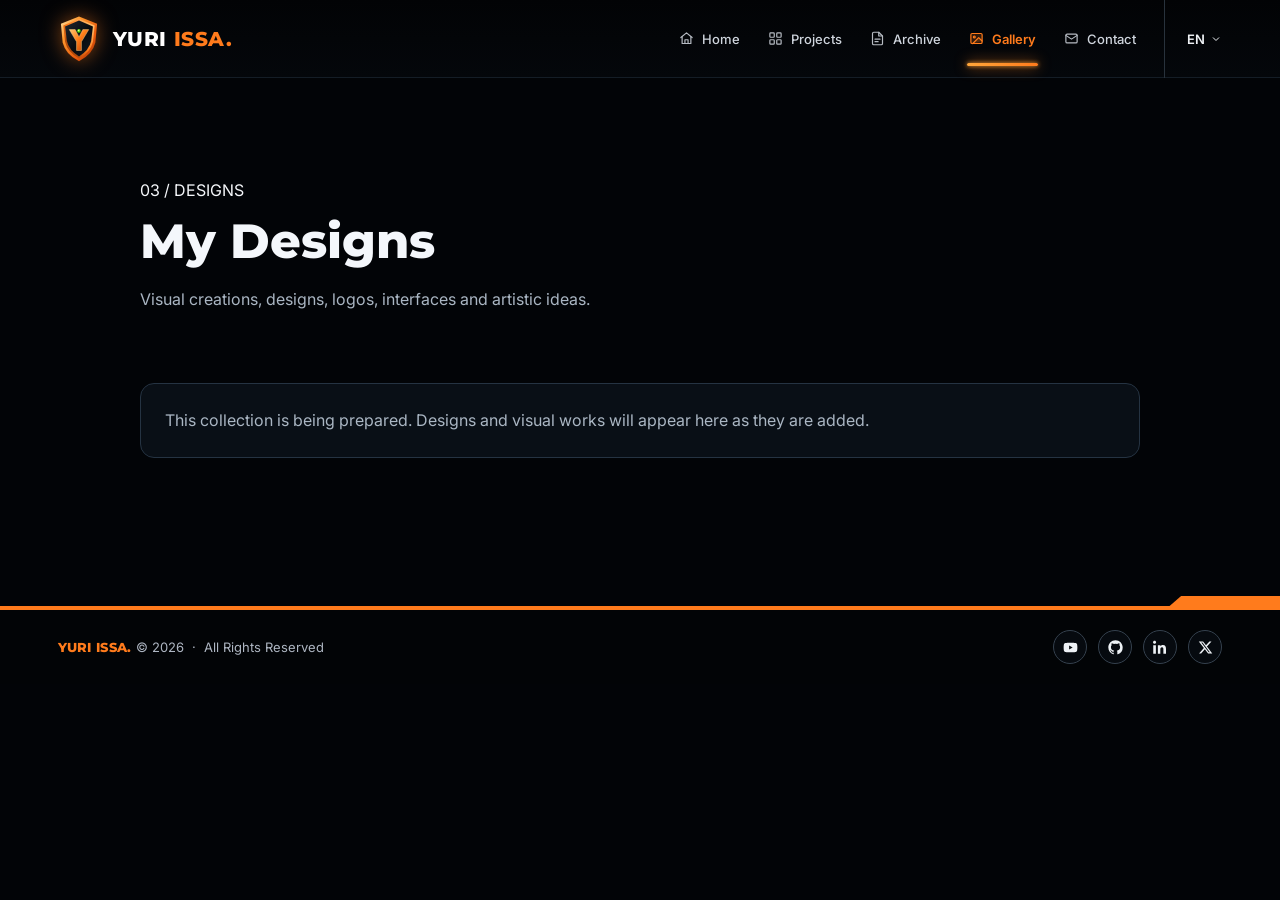
<file: designs.html>
<!doctype html>
<html lang="en">
<head>
<meta charset="utf-8">
<meta name="viewport" content="width=device-width, initial-scale=1">
<meta name="theme-color" content="#03070b">
<meta name="description" content="Visual creations, designs and artistic ideas by Yuri Issa.">
<title>My Designs — YURI ISSA</title>
<link rel="preconnect" href="https://fonts.googleapis.com">
<link rel="preconnect" href="https://fonts.gstatic.com" crossorigin>
<link href="https://fonts.googleapis.com/css2?family=Inter:wght@400;500;600;700&family=Montserrat:wght@600;700;800;900&display=swap" rel="stylesheet">
<link rel="stylesheet" href="style.css">
</head>
<body>
<header class="site-header">
  <a class="brand" href="https://yuri-issa-admin.yuri-issa37.workers.dev/" aria-label="Yuri Issa private administration">
    <!-- Top-left metallic 3D mini shield with Y and green dot -->
    <svg class="brand-mark" viewBox="0 0 120 138" aria-hidden="true">
      <defs>
        <linearGradient id="miniMetalOuter" x1="0" y1="0" x2="1" y2="1">
          <stop offset="0%" stop-color="#ffe7ad"/>
          <stop offset="28%" stop-color="#ff992e"/>
          <stop offset="68%" stop-color="#e8580c"/>
          <stop offset="100%" stop-color="#8c2b02"/>
        </linearGradient>
        <linearGradient id="miniMetalInner" x1="1" y1="0" x2="0" y2="1">
          <stop offset="0%" stop-color="#ffd082"/>
          <stop offset="50%" stop-color="#ff7a18"/>
          <stop offset="100%" stop-color="#6e2000"/>
        </linearGradient>
        <linearGradient id="miniBg" x1="0" y1="0" x2="1" y2="1">
          <stop offset="0%" stop-color="#1e2730"/>
          <stop offset="55%" stop-color="#070a0e"/>
          <stop offset="100%" stop-color="#141b24"/>
        </linearGradient>
        <linearGradient id="miniYGrad" x1="0" y1="0" x2="1" y2="1">
          <stop offset="0%" stop-color="#ffc56e"/>
          <stop offset="45%" stop-color="#ff7e1a"/>
          <stop offset="100%" stop-color="#b83d04"/>
        </linearGradient>
        <radialGradient id="miniGreenDot" cx="38%" cy="35%" r="65%">
          <stop offset="0%" stop-color="#e0ffb8"/>
          <stop offset="45%" stop-color="#6df116"/>
          <stop offset="100%" stop-color="#247a00"/>
        </radialGradient>
      </defs>
      <path d="M60 4 L112 25 L107 79 Q99 113 60 133 Q21 113 13 79 L8 25 Z" fill="url(#miniMetalOuter)"/>
      <path d="M60 11 L105 30 L100 77 Q93 107 60 125 Q27 107 20 77 L15 30 Z" fill="url(#miniMetalInner)"/>
      <path d="M60 16 L100 33 L95 75 Q89 102 60 119 Q31 102 25 75 L20 33 Z" fill="url(#miniBg)"/>
      <path d="M32 42 L49 42 L60 63 L71 42 L88 42 L67 77 L67 102 L53 102 L53 77 Z" fill="url(#miniYGrad)" stroke="#ffd68a" stroke-width="1.3" stroke-linejoin="round"/>
      <circle cx="60" cy="46" r="5.4" fill="url(#miniGreenDot)"/>
    </svg>
    <span class="brand-name">YURI <span>ISSA.</span></span>
  </a>

  <button class="menu-toggle" aria-label="Open navigation" onclick="document.querySelector('.nav').classList.toggle('open')">☰</button>

  <nav class="nav" aria-label="Main navigation">
    <a href="index.html#home"><svg viewBox="0 0 24 24"><path d="M3 10.5L12 3l9 7.5"/><path d="M5 9.5V20h14V9.5"/><path d="M9.5 20v-6h5v6"/></svg><span class="nav-label">Home</span></a>
    <a href="projects.html"><svg viewBox="0 0 24 24"><rect x="3" y="3" width="7" height="7" rx="1.2"/><rect x="14" y="3" width="7" height="7" rx="1.2"/><rect x="3" y="14" width="7" height="7" rx="1.2"/><rect x="14" y="14" width="7" height="7" rx="1.2"/></svg><span class="nav-label">Projects</span></a>
    <a href="index.html#archive"><svg viewBox="0 0 24 24"><path d="M14 2H6a2 2 0 0 0-2 2v16a2 2 0 0 0 2 2h12a2 2 0 0 0 2-2V8z"/><polyline points="14 2 14 8 20 8"/><line x1="8" y1="13" x2="16" y2="13"/><line x1="8" y1="17" x2="13" y2="17"/></svg><span class="nav-label">Archive</span></a>
    <a class="active" href="designs.html"><svg viewBox="0 0 24 24"><rect x="3" y="4" width="18" height="16" rx="2"/><circle cx="8.5" cy="9.5" r="1.5"/><polyline points="21 16 15.5 10.5 6 20"/></svg><span class="nav-label">Gallery</span></a>
    <a href="index.html#contact"><svg viewBox="0 0 24 24"><rect x="3" y="5" width="18" height="14" rx="2"/><polyline points="3 7 12 13 21 7"/></svg><span class="nav-label">Contact</span></a>
    <div class="lang-wrap">
      <button class="lang" type="button" aria-haspopup="true" aria-expanded="false" aria-label="Choose language"><span class="lang-current">EN</span><svg viewBox="0 0 24 24"><polyline points="6 9 12 15 18 9"/></svg></button>
      <div class="language-menu" hidden>
        <button type="button" data-language="en" aria-pressed="true">EN <span>English</span></button>
        <button type="button" data-language="ar" aria-pressed="false">AR <span>العربية</span></button>
      </div>
    </div>
  </nav>
</header>
<main class="page-main">

<section class="page-intro">
  <div class="kicker">03 / DESIGNS</div>
  <h1>My Designs</h1>
  <p>Visual creations, designs, logos, interfaces and artistic ideas.</p>
</section>
<section class="page-content">
  <div class="page-note">This collection is being prepared. Designs and visual works will appear here as they are added.</div>
</section>

</main>
<div class="footer-divider" aria-hidden="true"></div>
<footer class="site-footer">
  <div><span class="footer-brand">YURI ISSA.</span> © 2026&nbsp; · &nbsp;All Rights Reserved</div>
  <div class="socials">
    <a href="index.html#contact" aria-label="YouTube">
      <svg viewBox="0 0 24 24"><path d="M22.5 6.8a2.8 2.8 0 0 0-2-2C18.8 4.3 12 4.3 12 4.3s-6.8 0-8.5.5a2.8 2.8 0 0 0-2 2A29 29 0 0 0 1 12a29 29 0 0 0 .5 5.2 2.8 2.8 0 0 0 2 2c1.7.5 8.5.5 8.5.5s6.8 0 8.5-.5a2.8 2.8 0 0 0 2-2A29 29 0 0 0 23 12a29 29 0 0 0-.5-5.2zM9.8 15.2V8.8l5.6 3.2-5.6 3.2z"/></svg>
    </a>
    <a href="https://github.com/yuriissa" target="_blank" rel="noopener" aria-label="GitHub">
      <svg viewBox="0 0 24 24"><path d="M12 .5C5.65.5.5 5.65.5 12c0 5.08 3.29 9.39 7.86 10.91.58.11.79-.25.79-.56 0-.28-.01-1.02-.02-2-3.2.7-3.88-1.54-3.88-1.54-.52-1.33-1.28-1.68-1.28-1.68-1.05-.72.08-.7.08-.7 1.16.08 1.77 1.19 1.77 1.19 1.03 1.77 2.7 1.26 3.36.96.1-.75.4-1.26.73-1.55-2.55-.29-5.24-1.28-5.24-5.69 0-1.26.45-2.29 1.19-3.09-.12-.29-.52-1.46.11-3.05 0 0 .97-.31 3.18 1.18a11.1 11.1 0 0 1 5.8 0c2.2-1.49 3.17-1.18 3.17-1.18.63 1.59.23 2.76.11 3.05.74.8 1.19 1.83 1.19 3.09 0 4.42-2.69 5.39-5.26 5.68.41.36.78 1.06.78 2.14 0 1.55-.01 2.8-.01 3.18 0 .31.21.68.8.56A11.51 11.51 0 0 0 23.5 12C23.5 5.65 18.35.5 12 .5z"/></svg>
    </a>
    <a href="index.html#contact" aria-label="LinkedIn">
      <svg viewBox="0 0 24 24"><path d="M4.98 3.5C4.98 4.88 3.87 6 2.5 6S0 4.88 0 3.5 1.12 1 2.5 1s2.48 1.12 2.48 2.5zM.4 8.2h4.2V22H.4V8.2zm7.4 0h4v1.9h.06c.56-1.06 1.92-2.18 3.95-2.18 4.22 0 5 2.78 5 6.39V22h-4.2v-6.8c0-1.62-.03-3.71-2.26-3.71-2.26 0-2.61 1.77-2.61 3.59V22H7.8V8.2z"/></svg>
    </a>
    <a href="index.html#contact" aria-label="X">
      <svg viewBox="0 0 24 24"><path d="M18.244 2.25h3.308l-7.227 8.26 8.502 11.24H16.17l-5.214-6.817L4.99 21.75H1.68l7.73-8.835L1.254 2.25H8.08l4.713 6.231zm-1.161 17.52h1.833L7.084 4.126H5.117z"/></svg>
    </a>
  </div>
</footer>
<script>
document.querySelectorAll('.nav a').forEach(a=>a.addEventListener('click',()=>document.querySelector('.nav').classList.remove('open')));
</script>
<script src="language.js"></script>
<script src="public-content.js"></script>
</body>
</html>
</file>
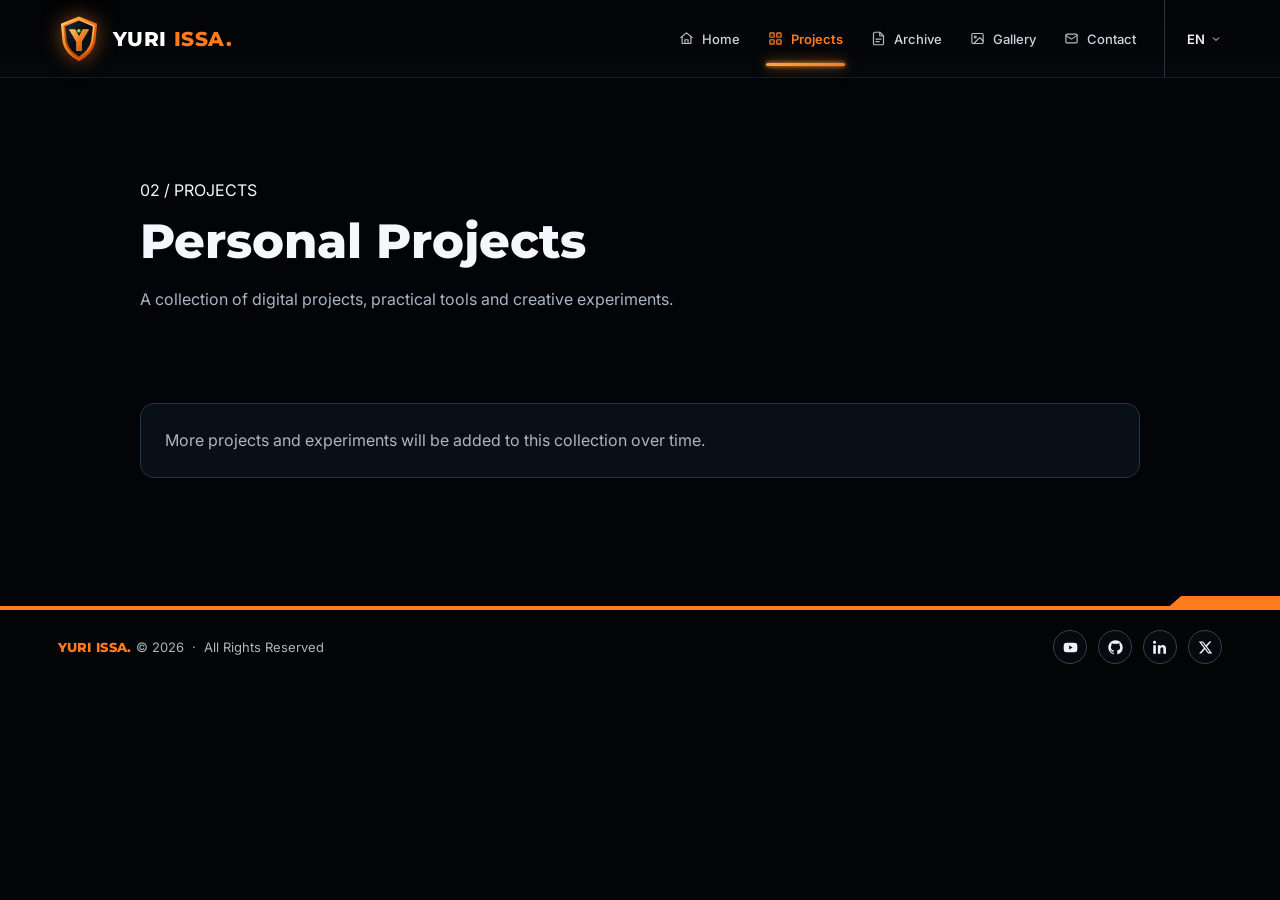
<file: projects.html>
<!doctype html>
<html lang="en">
<head>
<meta charset="utf-8">
<meta name="viewport" content="width=device-width, initial-scale=1">
<meta name="theme-color" content="#03070b">
<meta name="yuriissa-api-base" content="https://yuri-issa-admin.yuri-issa37.workers.dev">
<meta name="description" content="A collection of personal projects and creative work by Yuri Issa.">
<title>Personal Projects — YURI ISSA</title>
<link rel="preconnect" href="https://fonts.googleapis.com">
<link rel="preconnect" href="https://fonts.gstatic.com" crossorigin>
<link href="https://fonts.googleapis.com/css2?family=Inter:wght@400;500;600;700&family=Montserrat:wght@600;700;800;900&display=swap" rel="stylesheet">
<link rel="stylesheet" href="style.css">
</head>
<body>
<header class="site-header">
  <a class="brand" href="https://yuri-issa-admin.yuri-issa37.workers.dev/" aria-label="Yuri Issa private administration">
    <!-- Top-left metallic 3D mini shield with Y and green dot -->
    <svg class="brand-mark" viewBox="0 0 120 138" aria-hidden="true">
      <defs>
        <linearGradient id="miniMetalOuter" x1="0" y1="0" x2="1" y2="1">
          <stop offset="0%" stop-color="#ffe7ad"/>
          <stop offset="28%" stop-color="#ff992e"/>
          <stop offset="68%" stop-color="#e8580c"/>
          <stop offset="100%" stop-color="#8c2b02"/>
        </linearGradient>
        <linearGradient id="miniMetalInner" x1="1" y1="0" x2="0" y2="1">
          <stop offset="0%" stop-color="#ffd082"/>
          <stop offset="50%" stop-color="#ff7a18"/>
          <stop offset="100%" stop-color="#6e2000"/>
        </linearGradient>
        <linearGradient id="miniBg" x1="0" y1="0" x2="1" y2="1">
          <stop offset="0%" stop-color="#1e2730"/>
          <stop offset="55%" stop-color="#070a0e"/>
          <stop offset="100%" stop-color="#141b24"/>
        </linearGradient>
        <linearGradient id="miniYGrad" x1="0" y1="0" x2="1" y2="1">
          <stop offset="0%" stop-color="#ffc56e"/>
          <stop offset="45%" stop-color="#ff7e1a"/>
          <stop offset="100%" stop-color="#b83d04"/>
        </linearGradient>
        <radialGradient id="miniGreenDot" cx="38%" cy="35%" r="65%">
          <stop offset="0%" stop-color="#e0ffb8"/>
          <stop offset="45%" stop-color="#6df116"/>
          <stop offset="100%" stop-color="#247a00"/>
        </radialGradient>
      </defs>
      <path d="M60 4 L112 25 L107 79 Q99 113 60 133 Q21 113 13 79 L8 25 Z" fill="url(#miniMetalOuter)"/>
      <path d="M60 11 L105 30 L100 77 Q93 107 60 125 Q27 107 20 77 L15 30 Z" fill="url(#miniMetalInner)"/>
      <path d="M60 16 L100 33 L95 75 Q89 102 60 119 Q31 102 25 75 L20 33 Z" fill="url(#miniBg)"/>
      <path d="M32 42 L49 42 L60 63 L71 42 L88 42 L67 77 L67 102 L53 102 L53 77 Z" fill="url(#miniYGrad)" stroke="#ffd68a" stroke-width="1.3" stroke-linejoin="round"/>
      <circle cx="60" cy="46" r="5.4" fill="url(#miniGreenDot)"/>
    </svg>
    <span class="brand-name">YURI <span>ISSA.</span></span>
  </a>

  <button class="menu-toggle" aria-label="Open navigation" onclick="document.querySelector('.nav').classList.toggle('open')">☰</button>

  <nav class="nav" aria-label="Main navigation">
    <a href="index.html#home"><svg viewBox="0 0 24 24"><path d="M3 10.5L12 3l9 7.5"/><path d="M5 9.5V20h14V9.5"/><path d="M9.5 20v-6h5v6"/></svg><span class="nav-label">Home</span></a>
    <a class="active" href="projects.html"><svg viewBox="0 0 24 24"><rect x="3" y="3" width="7" height="7" rx="1.2"/><rect x="14" y="3" width="7" height="7" rx="1.2"/><rect x="3" y="14" width="7" height="7" rx="1.2"/><rect x="14" y="14" width="7" height="7" rx="1.2"/></svg><span class="nav-label">Projects</span></a>
    <a href="index.html#archive"><svg viewBox="0 0 24 24"><path d="M14 2H6a2 2 0 0 0-2 2v16a2 2 0 0 0 2 2h12a2 2 0 0 0 2-2V8z"/><polyline points="14 2 14 8 20 8"/><line x1="8" y1="13" x2="16" y2="13"/><line x1="8" y1="17" x2="13" y2="17"/></svg><span class="nav-label">Archive</span></a>
    <a href="designs.html"><svg viewBox="0 0 24 24"><rect x="3" y="4" width="18" height="16" rx="2"/><circle cx="8.5" cy="9.5" r="1.5"/><polyline points="21 16 15.5 10.5 6 20"/></svg><span class="nav-label">Gallery</span></a>
    <a href="index.html#contact"><svg viewBox="0 0 24 24"><rect x="3" y="5" width="18" height="14" rx="2"/><polyline points="3 7 12 13 21 7"/></svg><span class="nav-label">Contact</span></a>
    <div class="lang-wrap">
      <button class="lang" type="button" aria-haspopup="true" aria-expanded="false" aria-label="Choose language"><span class="lang-current">EN</span><svg viewBox="0 0 24 24"><polyline points="6 9 12 15 18 9"/></svg></button>
      <div class="language-menu" hidden>
        <button type="button" data-language="en" aria-pressed="true">EN <span>English</span></button>
        <button type="button" data-language="ar" aria-pressed="false">AR <span>العربية</span></button>
      </div>
    </div>
  </nav>
</header>
<main class="page-main">

<section class="page-intro">
  <div class="kicker">02 / PROJECTS</div>
  <h1>Personal Projects</h1>
  <p>A collection of digital projects, practical tools and creative experiments.</p>
</section>
<section class="page-content">
  <div class="cards"></div>
  <div class="page-note">More projects and experiments will be added to this collection over time.</div>
</section>

</main>
<div class="footer-divider" aria-hidden="true"></div>
<footer class="site-footer">
  <div><span class="footer-brand">YURI ISSA.</span> © 2026&nbsp; · &nbsp;All Rights Reserved</div>
  <div class="socials">
    <a href="index.html#contact" aria-label="YouTube">
      <svg viewBox="0 0 24 24"><path d="M22.5 6.8a2.8 2.8 0 0 0-2-2C18.8 4.3 12 4.3 12 4.3s-6.8 0-8.5.5a2.8 2.8 0 0 0-2 2A29 29 0 0 0 1 12a29 29 0 0 0 .5 5.2 2.8 2.8 0 0 0 2 2c1.7.5 8.5.5 8.5.5s6.8 0 8.5-.5a2.8 2.8 0 0 0 2-2A29 29 0 0 0 23 12a29 29 0 0 0-.5-5.2zM9.8 15.2V8.8l5.6 3.2-5.6 3.2z"/></svg>
    </a>
    <a href="https://github.com/yuriissa" target="_blank" rel="noopener" aria-label="GitHub">
      <svg viewBox="0 0 24 24"><path d="M12 .5C5.65.5.5 5.65.5 12c0 5.08 3.29 9.39 7.86 10.91.58.11.79-.25.79-.56 0-.28-.01-1.02-.02-2-3.2.7-3.88-1.54-3.88-1.54-.52-1.33-1.28-1.68-1.28-1.68-1.05-.72.08-.7.08-.7 1.16.08 1.77 1.19 1.77 1.19 1.03 1.77 2.7 1.26 3.36.96.1-.75.4-1.26.73-1.55-2.55-.29-5.24-1.28-5.24-5.69 0-1.26.45-2.29 1.19-3.09-.12-.29-.52-1.46.11-3.05 0 0 .97-.31 3.18 1.18a11.1 11.1 0 0 1 5.8 0c2.2-1.49 3.17-1.18 3.17-1.18.63 1.59.23 2.76.11 3.05.74.8 1.19 1.83 1.19 3.09 0 4.42-2.69 5.39-5.26 5.68.41.36.78 1.06.78 2.14 0 1.55-.01 2.8-.01 3.18 0 .31.21.68.8.56A11.51 11.51 0 0 0 23.5 12C23.5 5.65 18.35.5 12 .5z"/></svg>
    </a>
    <a href="index.html#contact" aria-label="LinkedIn">
      <svg viewBox="0 0 24 24"><path d="M4.98 3.5C4.98 4.88 3.87 6 2.5 6S0 4.88 0 3.5 1.12 1 2.5 1s2.48 1.12 2.48 2.5zM.4 8.2h4.2V22H.4V8.2zm7.4 0h4v1.9h.06c.56-1.06 1.92-2.18 3.95-2.18 4.22 0 5 2.78 5 6.39V22h-4.2v-6.8c0-1.62-.03-3.71-2.26-3.71-2.26 0-2.61 1.77-2.61 3.59V22H7.8V8.2z"/></svg>
    </a>
    <a href="index.html#contact" aria-label="X">
      <svg viewBox="0 0 24 24"><path d="M18.244 2.25h3.308l-7.227 8.26 8.502 11.24H16.17l-5.214-6.817L4.99 21.75H1.68l7.73-8.835L1.254 2.25H8.08l4.713 6.231zm-1.161 17.52h1.833L7.084 4.126H5.117z"/></svg>
    </a>
  </div>
</footer>
<script>
document.querySelectorAll('.nav a').forEach(a=>a.addEventListener('click',()=>document.querySelector('.nav').classList.remove('open')));
</script>
<script src="language.js"></script>
<script src="public-content.js" defer></script>
</body>
</html>
</file>
<file: style.css>
:root{
  --bg:#020407;
  --panel:#070d14;
  --text:#f5f7fa;
  --muted:#aeb6c0;
  --orange:#ff7b1c;
  --orange-bright:#ffa63a;
  --orange-deep:#c94908;
  --green:#6df116;
  --green-soft:#88ff36;
  --line:#202b36;
  --font-display:'Montserrat',Arial,Helvetica,sans-serif;
  --font-body:'Inter',Arial,Helvetica,sans-serif;
}
*{box-sizing:border-box}
html{scroll-behavior:smooth}
body{
  margin:0;
  background:var(--bg);
  color:var(--text);
  font-family:var(--font-body);
  overflow-x:hidden;
  -webkit-font-smoothing:antialiased;
}
a{color:inherit;text-decoration:none}

/* ================= HEADER ================= */
.site-header{
  height:78px;
  display:flex;
  align-items:center;
  justify-content:space-between;
  padding:0 4.5%;
  background:linear-gradient(180deg,#020305 0%,#04070b 100%);
  border-bottom:1px solid #141d26;
  position:relative;
  z-index:20;
}
.brand{
  display:flex;
  align-items:center;
  gap:13px;
  white-space:nowrap;
  font-family:var(--font-display);
  font-weight:800;
  letter-spacing:.6px;
  font-size:20px;
}
.brand-mark{
  width:42px;
  height:48px;
  display:block;
  filter:drop-shadow(0 0 10px rgba(255,123,28,0.5));
  transition:transform .25s ease;
}
.brand:hover .brand-mark{transform:scale(1.04)}
.brand-name{color:#ffffff}
.brand-name span{color:var(--orange)}

.nav{
  display:flex;
  align-items:center;
  gap:28px;
  font-size:13px;
  font-weight:500;
  color:#cfd5dd;
}
.nav a{
  height:78px;
  display:flex;
  align-items:center;
  gap:8px;
  position:relative;
  transition:color .2s ease;
}
.nav a svg{
  width:15px;
  height:15px;
  stroke:currentColor;
  fill:none;
  stroke-width:1.9;
  stroke-linecap:round;
  stroke-linejoin:round;
  opacity:.88;
}
.nav a:hover,
.nav a.active{
  color:var(--orange);
  font-weight:600;
}
.nav a.active svg{opacity:1;fill:rgba(255,123,28,0.18)}
.nav a.active:after{
  content:"";
  height:3px;
  border-radius:2px;
  position:absolute;
  bottom:12px;
  left:-2px;
  right:-2px;
  background:linear-gradient(90deg,var(--orange-bright),var(--orange));
  box-shadow:0 0 14px var(--orange),0 0 4px var(--orange-bright);
}
.lang{
  border-left:1px solid #28323c;
  padding-left:22px;
  color:#eef1f5;
  font-weight:600;
  gap:5px !important;
}
.lang svg{width:12px !important;height:12px !important}
.menu-toggle{
  display:none;
  background:#0a1017;
  color:#fff;
  border:1px solid #2b3744;
  border-radius:8px;
  padding:8px 12px;
  font-size:20px;
  cursor:pointer;
}

/* ================= HERO SECTION (PHOTOREALISTIC 3D SCENE) ================= */
.hero{
  min-height:470px;
  position:relative;
  overflow:hidden;
  display:grid;
  grid-template-columns:1fr 1fr;
  align-items:center;
  padding:46px 5.2% 54px;
  background-color:#020407;
  background-image:url('yuri-issa-hero-hd.jpg');
  background-size:65% auto;
  background-position:100% 46%;
  background-repeat:no-repeat;
}

/* Left-side legibility gradient while keeping the 3D shield, green orbit & Earth 100% crisp */
.hero:before{
  content:"";
  position:absolute;
  inset:0;
  background:
    linear-gradient(90deg, rgba(2,4,7,0.92) 0%, rgba(2,4,7,0.72) 34%, rgba(2,4,7,0.12) 56%, rgba(2,4,7,0.0) 100%),
    linear-gradient(180deg, rgba(2,4,7,0.3) 0%, transparent 22%, transparent 84%, rgba(2,4,7,0.88) 100%);
  pointer-events:none;
  z-index:1;
}

.hero-copy{
  position:relative;
  z-index:3;
  max-width:540px;
}
.eyebrow{
  font-family:var(--font-display);
  font-size:13.5px;
  color:var(--orange);
  font-weight:700;
  letter-spacing:1.2px;
  display:flex;
  align-items:center;
  gap:14px;
  margin-bottom:14px;
  text-transform:uppercase;
  text-shadow:0 2px 10px rgba(0,0,0,0.9);
}
.hero h1{
  font-family:var(--font-display);
  font-size:clamp(42px,5.2vw,62px);
  line-height:1.02;
  margin:0 0 18px;
  font-weight:800;
  letter-spacing:-0.8px;
  color:#ffffff;
  text-shadow:0 4px 24px rgba(0,0,0,0.85);
}
.hero h1 span{
  display:block;
  color:var(--orange);
  font-weight:900;
  letter-spacing:-0.5px;
  text-shadow:0 4px 28px rgba(0,0,0,0.85), 0 0 24px rgba(255,123,28,0.28);
}
.hero-copy p{
  font-size:17.5px;
  line-height:1.52;
  color:#dce2ea;
  max-width:430px;
  margin:0 0 28px;
  font-weight:400;
  text-shadow:0 2px 14px rgba(0,0,0,0.9);
}
.glow-btn{
  display:inline-flex;
  align-items:center;
  gap:14px;
  border:2px solid var(--orange);
  border-radius:11px;
  padding:13px 24px;
  background:rgba(12,7,3,0.75);
  backdrop-filter:blur(4px);
  color:var(--orange-bright);
  font-family:var(--font-display);
  font-weight:700;
  font-size:13.5px;
  letter-spacing:.7px;
  box-shadow:0 0 18px rgba(255,123,28,0.58), inset 0 0 12px rgba(255,123,28,0.3);
  text-shadow:0 0 8px rgba(255,140,40,0.5);
  transition:all .22s ease;
}
.glow-btn:hover{
  background:var(--orange);
  color:#06080b;
  box-shadow:0 0 28px rgba(255,123,28,0.9);
  text-shadow:none;
}
.glow-btn svg{
  width:16px;
  height:16px;
  stroke:currentColor;
  stroke-width:2.3;
  fill:none;
  transition:transform .2s ease;
}
.glow-btn:hover svg{transform:translateX(3px)}

.hero-art-spacer{
  min-height:370px;
  pointer-events:none;
}

/* ================= EXPLORE MY WORLD ================= */
.explore{
  padding:28px 4.5% 34px;
  background:linear-gradient(180deg,#020407 0%,#04070c 100%);
  border-top:1px solid #101822;
  position:relative;
  z-index:5;
}
.section-heading{
  display:flex;
  align-items:center;
  gap:14px;
  margin-bottom:22px;
}
.slash{
  width:22px;
  height:18px;
  background:linear-gradient(135deg,var(--orange-bright),var(--orange));
  transform:skew(-26deg);
  border-radius:2px;
  box-shadow:0 0 14px rgba(255,123,28,0.55);
}
.section-heading h2{
  font-family:var(--font-display);
  font-size:21px;
  margin:0;
  font-weight:800;
  letter-spacing:.5px;
  color:#ffffff;
}
.heading-line{
  height:1px;
  flex:1;
  background:linear-gradient(90deg,rgba(255,255,255,0.12),transparent);
}
.view-all{
  display:inline-flex;
  align-items:center;
  gap:7px;
  font-family:var(--font-display);
  font-size:12.5px;
  color:var(--green);
  font-weight:700;
  letter-spacing:.5px;
  white-space:nowrap;
  transition:opacity .2s;
}
.view-all:hover{opacity:.85;text-shadow:0 0 10px rgba(109,241,22,0.5)}
.view-all svg{width:14px;height:14px;stroke:currentColor;stroke-width:2.3;fill:none}

/* 4 Feature Cards */
.feature-grid{
  display:grid;
  grid-template-columns:repeat(4,1fr);
  gap:16px;
}
.feature{
  height:164px;
  position:relative;
  overflow:hidden;
  border:1.5px solid rgba(255,123,28,0.68);
  border-radius:14px;
  padding:18px 18px 14px;
  background:
    radial-gradient(circle at 82% 52%, rgba(255,123,28,0.09) 0%, transparent 58%),
    linear-gradient(145deg, #0b1118 0%, #06090e 100%);
  box-shadow:0 8px 24px rgba(0,0,0,0.55), inset 0 0 22px rgba(255,123,28,0.06);
  transition:transform .22s ease, border-color .22s ease, box-shadow .22s ease;
}
.feature:hover{
  transform:translateY(-3px);
  border-color:var(--orange-bright);
  box-shadow:0 12px 28px rgba(0,0,0,0.7), 0 0 18px rgba(255,123,28,0.22);
}
.feature.green{
  border-color:rgba(109,241,22,0.65);
  background:
    radial-gradient(circle at 82% 52%, rgba(109,241,22,0.09) 0%, transparent 58%),
    linear-gradient(145deg, #0a1216 0%, #05090d 100%);
  box-shadow:0 8px 24px rgba(0,0,0,0.55), inset 0 0 22px rgba(109,241,22,0.06);
}
.feature.green:hover{
  border-color:var(--green-soft);
  box-shadow:0 12px 28px rgba(0,0,0,0.7), 0 0 18px rgba(109,241,22,0.22);
}

.card-bg-decor{
  position:absolute;
  right:-10px;
  top:6px;
  width:130px;
  height:130px;
  opacity:.06;
  pointer-events:none;
  color:#ffffff;
}

.feature .num{
  font-family:var(--font-display);
  font-size:22px;
  font-weight:800;
  color:var(--orange);
  margin-bottom:14px;
  line-height:1;
}
.feature.green .num{color:var(--green)}
.feature h3{
  font-family:var(--font-display);
  font-size:16.5px;
  margin:0 0 7px;
  font-weight:800;
  letter-spacing:.3px;
  color:#ffffff;
}
.feature p{
  font-size:13px;
  line-height:1.4;
  color:#b6bec8;
  margin:0;
  max-width:155px;
}
.feature-icon{
  position:absolute;
  right:18px;
  top:52px;
  width:42px;
  height:42px;
  color:var(--orange);
  display:flex;
  align-items:center;
  justify-content:center;
}
.feature-icon svg{
  width:38px;
  height:38px;
  stroke:currentColor;
  fill:none;
  stroke-width:1.8;
  stroke-linecap:round;
  stroke-linejoin:round;
}
.feature.green .feature-icon{color:var(--green)}

.corner{
  position:absolute;
  right:0;
  bottom:0;
  width:54px;
  height:30px;
  background:linear-gradient(135deg,var(--orange-bright),var(--orange));
  clip-path:polygon(30% 0,100% 0,100% 100%,0 100%);
  display:flex;
  align-items:center;
  justify-content:flex-end;
  padding-right:11px;
  color:#ffffff;
}
.corner svg{width:15px;height:15px;stroke:currentColor;stroke-width:2.4;fill:none}
.feature.green .corner{
  background:linear-gradient(135deg,var(--green-soft),var(--green));
  color:#050b04;
}

/* Values Strip */
.values{
  margin-top:24px;
  min-height:86px;
  border:1px solid #1e2833;
  border-radius:14px;
  background:linear-gradient(90deg,#070d14 0%,#0b131d 50%,#070d14 100%);
  display:grid;
  grid-template-columns:repeat(4,1fr);
  align-items:center;
  padding:14px 12px;
  box-shadow:0 10px 30px rgba(0,0,0,0.65), inset 0 1px 0 rgba(255,255,255,0.04);
}
.value{
  display:flex;
  align-items:center;
  justify-content:center;
  gap:14px;
  min-height:48px;
  border-right:1px solid #232f3c;
  color:#dce2ea;
  font-size:13.5px;
  font-weight:500;
  line-height:1.3;
  padding:0 12px;
}
.value:last-child{border:0}
.value-icon{
  width:38px;
  height:38px;
  color:var(--orange);
  display:flex;
  align-items:center;
  justify-content:center;
  flex-shrink:0;
  filter:drop-shadow(0 0 8px rgba(255,123,28,0.28));
}
.value-icon svg{
  width:34px;
  height:34px;
  stroke:currentColor;
  fill:none;
  stroke-width:1.85;
  stroke-linecap:round;
  stroke-linejoin:round;
}

/* ================= FOOTER ================= */
.footer-divider{
  position:relative;
  height:4px;
  background:var(--orange);
  margin-top:6px;
}
.footer-divider:after{
  content:"";
  position:absolute;
  right:0;
  bottom:0;
  width:115px;
  height:14px;
  background:var(--orange);
  clip-path:polygon(14% 0,100% 0,100% 100%,0 100%);
}
.site-footer{
  padding:20px 4.5%;
  display:flex;
  align-items:center;
  justify-content:space-between;
  background:#020406;
  color:#aeb6c2;
  font-size:13px;
}
.footer-brand{
  font-family:var(--font-display);
  color:var(--orange);
  font-weight:800;
  letter-spacing:.3px;
}
.socials{display:flex;gap:11px}
.socials a{
  width:34px;
  height:34px;
  border:1px solid #35414e;
  border-radius:50%;
  display:grid;
  place-items:center;
  color:#eef2f6;
  background:#060a0f;
  transition:all .2s ease;
}
.socials a svg{width:15px;height:15px;fill:currentColor}
.socials a:hover{
  border-color:var(--orange);
  color:var(--orange);
  box-shadow:0 0 12px rgba(255,123,28,0.35);
}

/* ================= SUPPORTING CONTENT SECTIONS ================= */
.content-section{
  padding:76px 5%;
  border-top:1px solid #15202b;
  background:linear-gradient(120deg,#03070b,#060f18);
}
.content-section h2{
  font-family:var(--font-display);
  font-size:32px;
  margin:8px 0 12px;
}
.content-section .kicker{
  font-family:var(--font-display);
  color:var(--orange);
  font-size:11.5px;
  letter-spacing:2px;
  font-weight:800;
}
.content-section p{
  color:var(--muted);
  line-height:1.7;
  max-width:760px;
}
.cards{
  display:grid;
  grid-template-columns:repeat(3,1fr);
  gap:16px;
  margin-top:28px;
}
.info-card{
  padding:24px;
  border:1px solid #222e3a;
  border-radius:14px;
  background:linear-gradient(145deg,#0a131d,#05090e);
}
.info-card h3{
  font-family:var(--font-display);
  margin:6px 0 10px;
  color:#fff;
}
.info-card p{font-size:14px;margin:0 0 14px}

/* ================= RESPONSIVE ================= */
@media(max-width:960px){
  .hero{
    grid-template-columns:1fr;
    background-position:66% 74%;
    padding-bottom:32px;
  }
  .hero:before{
    background:
      linear-gradient(180deg, rgba(2,4,7,0.92) 0%, rgba(2,4,7,0.68) 38%, rgba(2,4,7,0.06) 66%, rgba(2,4,7,0.6) 100%);
  }
  .hero-art-spacer{min-height:290px}
  .feature-grid{grid-template-columns:repeat(2,1fr)}
  .values{grid-template-columns:repeat(2,1fr);gap:10px}
  .value:nth-child(2){border-right:0}
}
@media(max-width:760px){
  .site-header{height:68px;padding:0 4%}
  .brand{font-size:17px}
  .brand-mark{width:35px;height:40px}
  .menu-toggle{display:block}
  .nav{
    display:none;
    position:absolute;
    top:67px;
    left:0;
    right:0;
    background:#03060a;
    padding:12px 5% 18px;
    flex-wrap:wrap;
    gap:4px 20px;
    border-bottom:1px solid #1e2934;
  }
  .nav.open{display:flex}
  .nav a{height:44px}
  .nav a.active:after{bottom:2px}
  .lang{padding-left:0;border:0}
  .hero h1{font-size:40px}
  .hero-copy p{font-size:15px}
  .hero-art-spacer{min-height:260px}
  .content-section{padding:52px 5%}
  .content-section h2{font-size:26px}
  .cards{grid-template-columns:1fr}
}
@media(max-width:480px){
  .hero{background-size:115% auto;background-position:center bottom}
  .hero-art-spacer{min-height:245px}
  .feature-grid{grid-template-columns:1fr}
  .values{grid-template-columns:1fr}
  .value{border-right:0;border-bottom:1px solid #232f3c;justify-content:flex-start;padding:8px 14px}
  .value:last-child{border-bottom:0}
  .site-footer{flex-direction:column;gap:14px;text-align:center}
}

/* Desktop-only trial: NewYuri 1920x1080 full-width image */
@media (min-width:961px){
  .hero{
    background-image:url('NewYuri.png');
    background-size:100% auto;
    background-position:center calc(50% + 75px);
    background-repeat:no-repeat;
  }
}
/* Shared layouts for the inner pages */
.page-main{min-height:58vh;padding-top:34px}
.page-intro{max-width:1180px;margin:0 auto;padding:68px 7% 26px}
.page-intro .kicker{margin-bottom:14px}
.page-intro h1{font-family:Montserrat,Inter,sans-serif;font-size:clamp(30px,5vw,48px);font-weight:800;line-height:1.15;margin:0 0 16px;color:#f4f7fb}
.page-intro p{max-width:760px;color:#aab6c3;font-size:16px;line-height:1.85;margin:0}
.page-content{max-width:1180px;margin:0 auto;padding:18px 7% 90px}
.page-content .cards{margin-top:20px}
.page-content .info-card{min-height:190px}
.page-note{margin-top:24px;padding:22px 24px;border:1px solid #253342;border-radius:14px;background:rgba(12,20,29,.72);color:#aab6c3;line-height:1.8}
.page-link{display:inline-flex;align-items:center;gap:8px;margin-top:8px;color:#9cf05d;text-decoration:none;font-weight:700;letter-spacing:.04em}
.page-link:hover{color:#c4ff91}
@media(max-width:600px){.page-intro{padding:48px 6% 20px}.page-content{padding:14px 6% 64px}.page-intro p{font-size:15px}}


/* ================= CONTACT LINKS ================= */
.contact-links{
  display:grid;
  grid-template-columns:repeat(4,minmax(0,1fr));
  align-items:stretch;
  gap:14px;
  width:100%;
  min-width:0;
  margin-top:26px;
}
.contact-link{
  width:100%;
  min-width:0;
  height:54px;
  min-height:54px;
  display:flex;
  align-items:center;
  justify-content:center;
  padding:10px 8px;
  border:1.5px solid var(--orange);
  border-radius:11px;
  background:linear-gradient(145deg,rgba(11,17,24,.96),rgba(5,9,14,.98));
  color:var(--orange-bright);
  font-family:var(--font-display);
  font-size:clamp(11px,1.15vw,14px);
  font-weight:800;
  letter-spacing:.25px;
  text-align:center;
  box-shadow:0 6px 18px rgba(0,0,0,.38),inset 0 0 14px rgba(255,123,28,.07);
  transition:transform .22s ease,border-color .22s ease,background .22s ease,box-shadow .22s ease,color .22s ease;
}
.contact-link-green{
  border-color:rgba(109,241,22,.78);
  color:var(--green-soft);
  box-shadow:0 6px 18px rgba(0,0,0,.38),inset 0 0 14px rgba(109,241,22,.07);
}
.contact-link-orange:hover{
  transform:translateY(-3px);
  border-color:var(--orange-bright);
  background:linear-gradient(145deg,rgba(35,19,9,.98),rgba(8,10,14,.98));
  box-shadow:0 10px 24px rgba(0,0,0,.5),0 0 16px rgba(255,123,28,.2);
}
.contact-link-green:hover{
  transform:translateY(-3px);
  border-color:var(--green-soft);
  background:linear-gradient(145deg,rgba(13,31,10,.98),rgba(5,10,13,.98));
  box-shadow:0 10px 24px rgba(0,0,0,.5),0 0 16px rgba(109,241,22,.18);
}
@media(max-width:900px){
  .contact-links{grid-template-columns:repeat(2,minmax(0,1fr));gap:12px}
}
@media(max-width:600px){
  .contact-links{grid-template-columns:1fr;gap:12px}
}


/* ================= LANGUAGE MENU ================= */
.lang-wrap{position:relative;display:flex;align-items:center;height:78px}
.lang{
  appearance:none;-webkit-appearance:none;
  display:flex;align-items:center;gap:7px;
  height:78px;padding:0 0 0 22px;
  border:0;border-left:1px solid #28323c;
  background:transparent;color:#eef1f5;
  font:600 13px var(--font-body);cursor:pointer;
}
.lang svg{width:12px;height:12px;stroke:currentColor;fill:none;stroke-width:2}
.language-menu{
  position:absolute;top:calc(100% - 8px);right:0;z-index:40;
  min-width:142px;padding:6px;
  border:1px solid #283746;border-radius:10px;
  background:#070d14;box-shadow:0 12px 28px rgba(0,0,0,.55);
}
.language-menu[hidden]{display:none}
.language-menu button{
  width:100%;display:flex;align-items:center;justify-content:space-between;
  gap:14px;padding:10px 11px;border:0;border-radius:7px;
  background:transparent;color:#f5f7fa;font:600 12px var(--font-body);
  cursor:pointer;text-align:left;
}
.language-menu button span{color:#9eabb8;font-weight:400}
.language-menu button:hover,.language-menu button[aria-pressed="true"]{
  background:#111c27;color:var(--orange-bright);
}
.language-menu button[aria-pressed="true"] span{color:var(--green)}
/* Arabic changes text flow only; it never reverses the page layout. */
.arabic-copy{direction:rtl;text-align:left;unicode-bidi:plaintext}
/* Keep the hero welcome line in its original left-side flex position. */
.eyebrow.arabic-copy{direction:ltr;text-align:left;unicode-bidi:plaintext}
.nav-label{unicode-bidi:plaintext}
@media(max-width:760px){
  .lang-wrap{height:44px}
  .lang{height:44px;padding:0 0 0 0;border-left:0}
  .language-menu{top:calc(100% - 2px);right:0}
}


/* ================= WECHAT BRAND MODAL ================= */
body.wechat-modal-open{overflow:hidden}
.wechat-modal[hidden]{display:none}
.wechat-modal{
  position:fixed;inset:0;z-index:1000;
  display:grid;place-items:center;
  padding:22px;
}
.wechat-modal-backdrop{
  position:absolute;inset:0;
  background:rgba(0,3,7,.78);
  backdrop-filter:blur(7px);
}
.wechat-modal-card{
  position:relative;width:min(100%,360px);
  padding:25px 22px 22px;
  border:1px solid #263441;border-radius:17px;
  background:linear-gradient(145deg,#0a121a 0%,var(--bg) 100%);
  box-shadow:0 22px 70px rgba(0,0,0,.72),inset 0 1px 0 rgba(255,255,255,.035);
  text-align:center;
  animation:wechatModalIn .2s ease-out;
}
.wechat-modal-card h2{
  margin:0 0 17px;
  color:var(--orange-bright);
  font:800 14px var(--font-display);
  letter-spacing:2px;
}
.wechat-id-box{
  min-height:55px;display:flex;align-items:center;justify-content:center;
  padding:12px 16px;
  border:1.5px solid var(--orange);
  border-radius:10px;
  background:rgba(255,123,28,.055);
  color:#fff;font:700 17px var(--font-display);
  letter-spacing:1.1px;
  box-shadow:inset 0 0 15px rgba(255,123,28,.08),0 0 14px rgba(255,123,28,.08);
}
.wechat-modal-actions{display:grid;grid-template-columns:1fr 1fr;gap:11px;margin-top:13px}
.wechat-modal-actions button{
  min-height:48px;padding:10px 8px;
  border-radius:9px;border:1.5px solid;
  font:800 12px var(--font-display);letter-spacing:.35px;
  cursor:pointer;transition:transform .18s ease,box-shadow .18s ease,background .18s ease;
}
.wechat-copy-button{
  border-color:var(--green)!important;
  background:rgba(109,241,22,.09);color:var(--green-soft);
  box-shadow:inset 0 0 13px rgba(109,241,22,.07);
}
.wechat-close-button{
  border-color:var(--orange)!important;
  background:rgba(255,123,28,.08);color:var(--orange-bright);
  box-shadow:inset 0 0 13px rgba(255,123,28,.06);
}
.wechat-modal-actions button:hover{transform:translateY(-2px)}
.wechat-copy-button:hover{box-shadow:0 0 17px rgba(109,241,22,.2)}
.wechat-close-button:hover{box-shadow:0 0 17px rgba(255,123,28,.2)}
.wechat-modal-actions button:focus-visible{outline:2px solid #fff;outline-offset:3px}
@keyframes wechatModalIn{from{opacity:0;transform:translateY(8px) scale(.98)}to{opacity:1;transform:translateY(0) scale(1)}}
@media(prefers-reduced-motion:reduce){.wechat-modal-card{animation:none}.wechat-modal-actions button{transition:none}}


/* ================= INTERACTIVE CORE VALUES ================= */
.values .value{
  appearance:none;-webkit-appearance:none;
  width:100%;margin:0;
  background:transparent;
  font:inherit;
  text-align:inherit;
  cursor:pointer;
  border-top:0;border-bottom:0;border-left:0;
  transition:color .2s ease,background .2s ease,filter .2s ease;
}
.values .value:hover,
.values .value:focus-visible,
.values .value[aria-expanded="true"]{
  color:#fff;
  filter:drop-shadow(0 0 9px rgba(255,123,28,.2));
}
.values .value:focus-visible{
  outline:2px solid var(--orange-bright);
  outline-offset:-3px;
  border-radius:8px;
}
.value-popover[hidden]{display:none}
.value-popover{
  position:fixed;z-index:90;
  width:min(440px,calc(100vw - 32px));
  display:flex;align-items:flex-start;gap:15px;
  padding:22px 48px 22px 22px;
  border:1px solid rgba(255,123,28,.62);
  border-radius:16px;
  background:
    radial-gradient(circle at 92% 10%,rgba(255,123,28,.13),transparent 42%),
    linear-gradient(145deg,#101a25 0%,#060b11 100%);
  box-shadow:0 18px 48px rgba(0,0,0,.72),0 0 22px rgba(255,123,28,.12),inset 0 1px 0 rgba(255,255,255,.055);
  animation:valuePopoverIn .28s cubic-bezier(.2,.8,.2,1) both;
}
.value-popover:before{
  content:"";position:absolute;top:-8px;left:var(--value-arrow-left,50%);
  width:14px;height:14px;
  background:#101a25;border-top:1px solid rgba(255,123,28,.62);border-left:1px solid rgba(255,123,28,.62);
  transform:translateX(-50%) rotate(45deg);
}
.value-popover.opens-up:before{
  top:auto;bottom:-8px;transform:translateX(-50%) rotate(225deg);
}
.value-popover-accent{
  width:3px;align-self:stretch;min-height:54px;flex-shrink:0;
  border-radius:5px;
  background:linear-gradient(180deg,var(--orange-bright),var(--orange-deep));
  box-shadow:0 0 13px rgba(255,123,28,.5);
}
.value-popover-copy{min-width:0}
.value-popover-kicker{
  margin:0 0 7px;color:var(--orange-bright);
  font:700 9px var(--font-display);letter-spacing:1.6px;
}
.value-popover h3{
  margin:0 0 8px;color:#fff;
  font:800 16px var(--font-display);line-height:1.3;
}
.value-popover p{
  margin:0;color:#c3ccd6;
  font:400 13px/1.7 var(--font-body);
}
.value-popover-close{
  position:absolute;top:10px;right:11px;
  width:29px;height:29px;border:1px solid #354454;border-radius:8px;
  background:rgba(255,255,255,.035);color:#dce2ea;
  font:400 22px/1 var(--font-body);cursor:pointer;
  transition:color .18s ease,border-color .18s ease,background .18s ease;
}
.value-popover-close:hover{color:var(--orange-bright);border-color:var(--orange);background:rgba(255,123,28,.08)}
.value-popover-close:focus-visible{outline:2px solid #fff;outline-offset:3px}
@keyframes valuePopoverIn{
  from{opacity:0;transform:translateY(9px) scale(.975);filter:blur(2px)}
  to{opacity:1;transform:translateY(0) scale(1);filter:blur(0)}
}
@media(max-width:600px){
  .value-popover{padding:20px 44px 20px 18px;gap:12px}
  .value-popover h3{font-size:15px}
  .value-popover p{font-size:12.5px;line-height:1.65}
}
@media(prefers-reduced-motion:reduce){
  .value-popover{animation:none}
  .values .value,.value-popover-close{transition:none}
}


/* Public content rendered from the read-only publishing API */
.latest-post-links{display:flex;flex-wrap:wrap;align-items:center;gap:18px;margin-top:16px}
.latest-post-links .view-all{padding:4px 0}
.public-post-grid{align-items:stretch}
.public-post-card{display:flex;flex-direction:column;gap:8px;min-height:100%}
.public-post-image{width:100%;max-height:230px;aspect-ratio:16/9;object-fit:cover;border-radius:9px;border:1px solid #263441;background:#03070b}
.public-post-type{display:inline-flex;align-self:flex-start;padding:5px 9px;border:1px solid rgba(255,123,28,.42);border-radius:20px;color:#ffb36c;font-size:11px;font-weight:800;letter-spacing:.06em}
.public-post-title{font-family:Montserrat,Inter,sans-serif;font-size:20px;line-height:1.45;margin:4px 0;color:#f4f7fb}
.public-post-summary{color:#aab6c3;line-height:1.8;font-size:14px;white-space:pre-wrap}
.public-post-date{color:#8493a3;font-size:12px;margin:0}
.public-post-card .page-link{margin-top:auto;padding-top:8px}
.public-post-detail{padding:clamp(20px,4vw,38px);border:1px solid #253342;border-radius:16px;background:linear-gradient(145deg,#0a131d,#05090e)}
.public-back-link{margin:0 0 24px}
.public-detail-title{font-family:Montserrat,Inter,sans-serif;font-size:clamp(25px,4vw,38px);line-height:1.35;margin:16px 0;color:#f4f7fb}
.public-detail-image{display:block;width:100%;max-height:620px;object-fit:contain;margin:24px auto;border-radius:12px;background:#03070b}
.public-detail-summary{font-size:17px;color:#d4dde7;line-height:1.9;margin:22px 0}
.public-detail-body{color:#c0cad5;font-size:16px;line-height:2;white-space:pre-wrap;overflow-wrap:anywhere}
.public-gallery-grid{display:grid;grid-template-columns:repeat(3,minmax(0,1fr));gap:16px}
.public-gallery-item{margin:0;padding:10px;border:1px solid #253342;border-radius:13px;background:linear-gradient(145deg,#0a131d,#05090e)}
.public-gallery-item img{display:block;width:100%;aspect-ratio:4/3;object-fit:cover;border-radius:8px;background:#03070b}
.public-gallery-item figcaption{color:#aab6c3;font-size:13px;line-height:1.6;padding:10px 3px 2px}
@media(max-width:760px){.public-gallery-grid{grid-template-columns:repeat(2,minmax(0,1fr))}}
@media(max-width:480px){.public-gallery-grid{grid-template-columns:1fr}.public-post-title{font-size:18px}}
</file>
